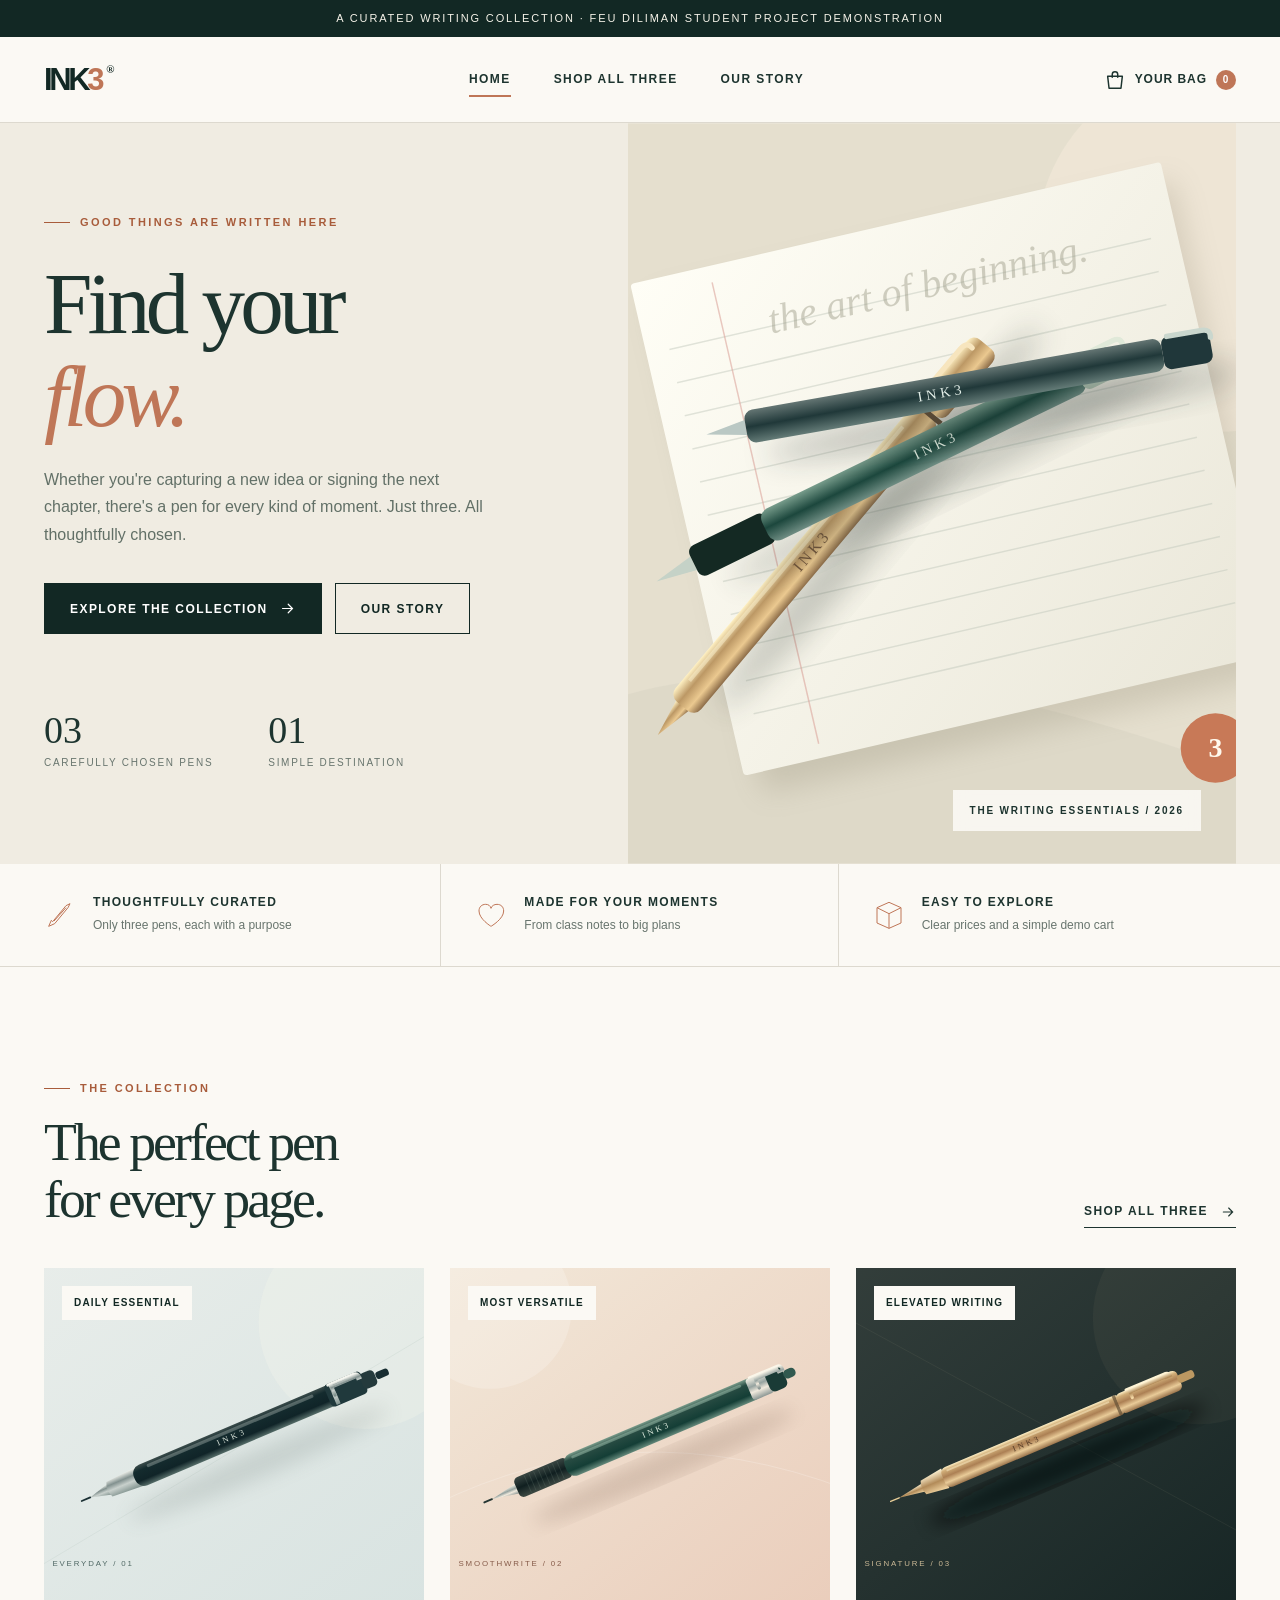
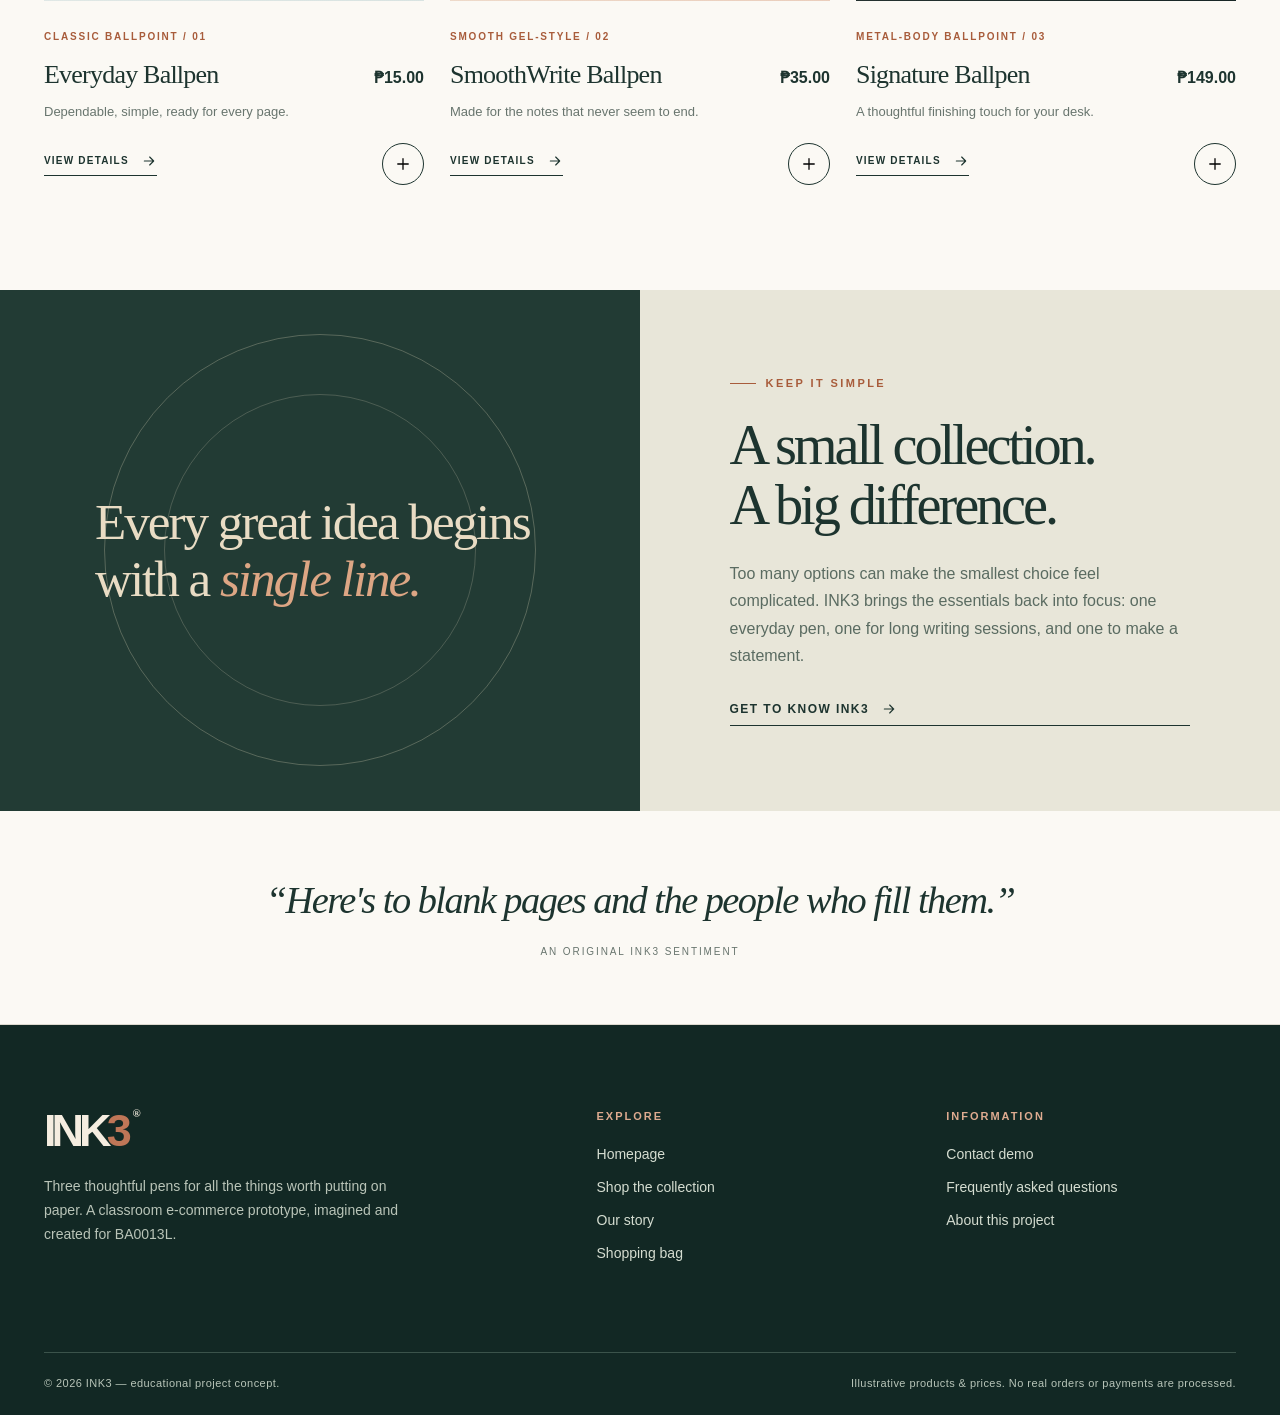
<file: index.html>
<!doctype html><html lang="en"><head><meta charset="utf-8"><meta name="viewport" content="width=device-width, initial-scale=1"><meta name="description" content="Discover INK3, a minimalist educational e-commerce storefront with exactly three ballpens."><meta name="theme-color" content="#1d342f"><title>INK3 | Three Pens. Endless Possibilities.</title><link rel="icon" type="image/svg+xml" href="assets/favicon.svg"><link rel="stylesheet" href="styles.css"><script src="app.js" defer></script></head><body data-page="home"><a class="skip-link" href="#main">Skip to main content</a>
<div class="announcement">A curated writing collection · FEU Diliman student project demonstration</div>
<header class="site-header"><div class="container header-inner">
<a class="wordmark" href="index.html" aria-label="INK3 home">INK<span>3</span><sup>®</sup></a>
<nav id="nav-links" class="nav-group" aria-label="Main navigation"><a href="index.html" aria-current="page">Home</a><a href="shop.html" >Shop all three</a><a href="about.html" >Our story</a></nav>
<div class="header-actions"><a class="cart-link" href="cart.html" ><svg aria-hidden="true" viewBox="0 0 24 24" fill="none" stroke="currentColor" stroke-width="1.6" stroke-linecap="round" stroke-linejoin="round"><path d="M4 8h16l-1.5 13h-13L4 8Z"/><path d="M9 9V6a3 3 0 0 1 6 0v3"/></svg><span class="cart-label">Your bag</span><span class="cart-count" data-cart-count aria-label="0 items in cart">0</span></a><button id="menu-toggle" class="menu-toggle" type="button" aria-label="Open navigation" aria-expanded="false" aria-controls="nav-links"><svg aria-hidden="true" viewBox="0 0 24 24" fill="none" stroke="currentColor" stroke-width="1.8" stroke-linecap="round"><path d="M3 7h18M3 12h18M3 17h18"/></svg></button></div>
</div></header><main id="main"><section class="hero"><div class="container hero-inner"><div class="hero-copy"><span class="eyebrow">Good things are written here</span><h1 class="display">Find your<br><em>flow.</em></h1><p>Whether you're capturing a new idea or signing the next chapter, there's a pen for every kind of moment. Just three. All thoughtfully chosen.</p><div class="hero-buttons"><a class="btn" href="shop.html">Explore the collection <svg aria-hidden="true" viewBox="0 0 24 24" fill="none" stroke="currentColor" stroke-width="1.7" stroke-linecap="round"><path d="M5 12h14m-6-6 6 6-6 6"/></svg></a><a class="btn btn-outline" href="about.html">Our story</a></div><div class="hero-meta"><div><strong>03</strong><span>Carefully chosen pens</span></div><div><strong>01</strong><span>Simple destination</span></div></div></div><div class="hero-image"><img src="assets/hero.svg" alt="Editorial illustration of three INK3 pens resting over an open notebook" fetchpriority="high"><span class="hero-caption">The writing essentials / 2026</span></div></div></section>
<section class="benefits" aria-label="Store principles"><div class="container benefits-grid"><div class="benefit"><svg class="benefit-icon" viewBox="0 0 48 48" fill="none" stroke="currentColor" stroke-width="1.5"><path d="M13 34 33 10l6-3-3 6-20 24-9 4 4-9Z"/><path d="m15 33 18-20"/></svg><div><strong>Thoughtfully curated</strong><span>Only three pens, each with a purpose</span></div></div><div class="benefit"><svg class="benefit-icon" viewBox="0 0 48 48" fill="none" stroke="currentColor" stroke-width="1.5"><path d="M24 41S6 30 6 18c0-6 4-10 10-10 4 0 7 2 8 6 1-4 5-6 9-6 6 0 10 4 10 10 0 12-19 23-19 23Z"/></svg><div><strong>Made for your moments</strong><span>From class notes to big plans</span></div></div><div class="benefit"><svg class="benefit-icon" viewBox="0 0 48 48" fill="none" stroke="currentColor" stroke-width="1.5"><path d="m6 13 18-8 18 8-18 9-18-9Zm0 0v23l18 8V22m18-9v23l-18 8"/></svg><div><strong>Easy to explore</strong><span>Clear prices and a simple demo cart</span></div></div></div></section>
<section class="section container" id="collection"><div class="section-heading"><div><span class="eyebrow">The collection</span><h2 class="display section-title">The perfect pen<br>for every page.</h2></div><a class="text-link" href="shop.html">Shop all three <svg aria-hidden="true" viewBox="0 0 24 24" fill="none" stroke="currentColor" stroke-width="1.7" stroke-linecap="round"><path d="M5 12h14m-6-6 6 6-6 6"/></svg></a></div><div class="product-grid" data-product-grid></div></section>
<section class="editorial"><div class="editorial-art"><blockquote>Every great idea begins with a <em>single line.</em></blockquote></div><div class="editorial-copy"><span class="eyebrow">Keep it simple</span><h2 class="display">A small collection.<br>A big difference.</h2><p>Too many options can make the smallest choice feel complicated. INK3 brings the essentials back into focus: one everyday pen, one for long writing sessions, and one to make a statement.</p><a class="text-link" href="about.html">Get to know INK3 <svg aria-hidden="true" viewBox="0 0 24 24" fill="none" stroke="currentColor" stroke-width="1.7" stroke-linecap="round"><path d="M5 12h14m-6-6 6 6-6 6"/></svg></a></div></section>
<section class="quote-band"><div class="container"><p>“Here's to blank pages and the people who fill them.”</p><span>An original INK3 sentiment</span></div></section></main><footer class="site-footer"><div class="container"><div class="footer-main"><div class="footer-brand"><a href="index.html" class="wordmark" aria-label="INK3 home">INK<span>3</span><sup>®</sup></a><p>Three thoughtful pens for all the things worth putting on paper. A classroom e-commerce prototype, imagined and created for BA0013L.</p></div><div class="footer-links"><h3>Explore</h3><a href="index.html">Homepage</a><a href="shop.html">Shop the collection</a><a href="about.html">Our story</a><a href="cart.html">Shopping bag</a></div><div class="footer-links"><h3>Information</h3><a href="about.html#contact">Contact demo</a><a href="about.html#faq">Frequently asked questions</a><a href="about.html#project">About this project</a></div></div><div class="footer-bottom"><span>© <span data-year>2026</span> INK3 — educational project concept.</span><span>Illustrative products &amp; prices. No real orders or payments are processed.</span></div></div></footer><aside class="toast" id="toast" role="status" aria-live="polite"></aside></body></html>
</file>
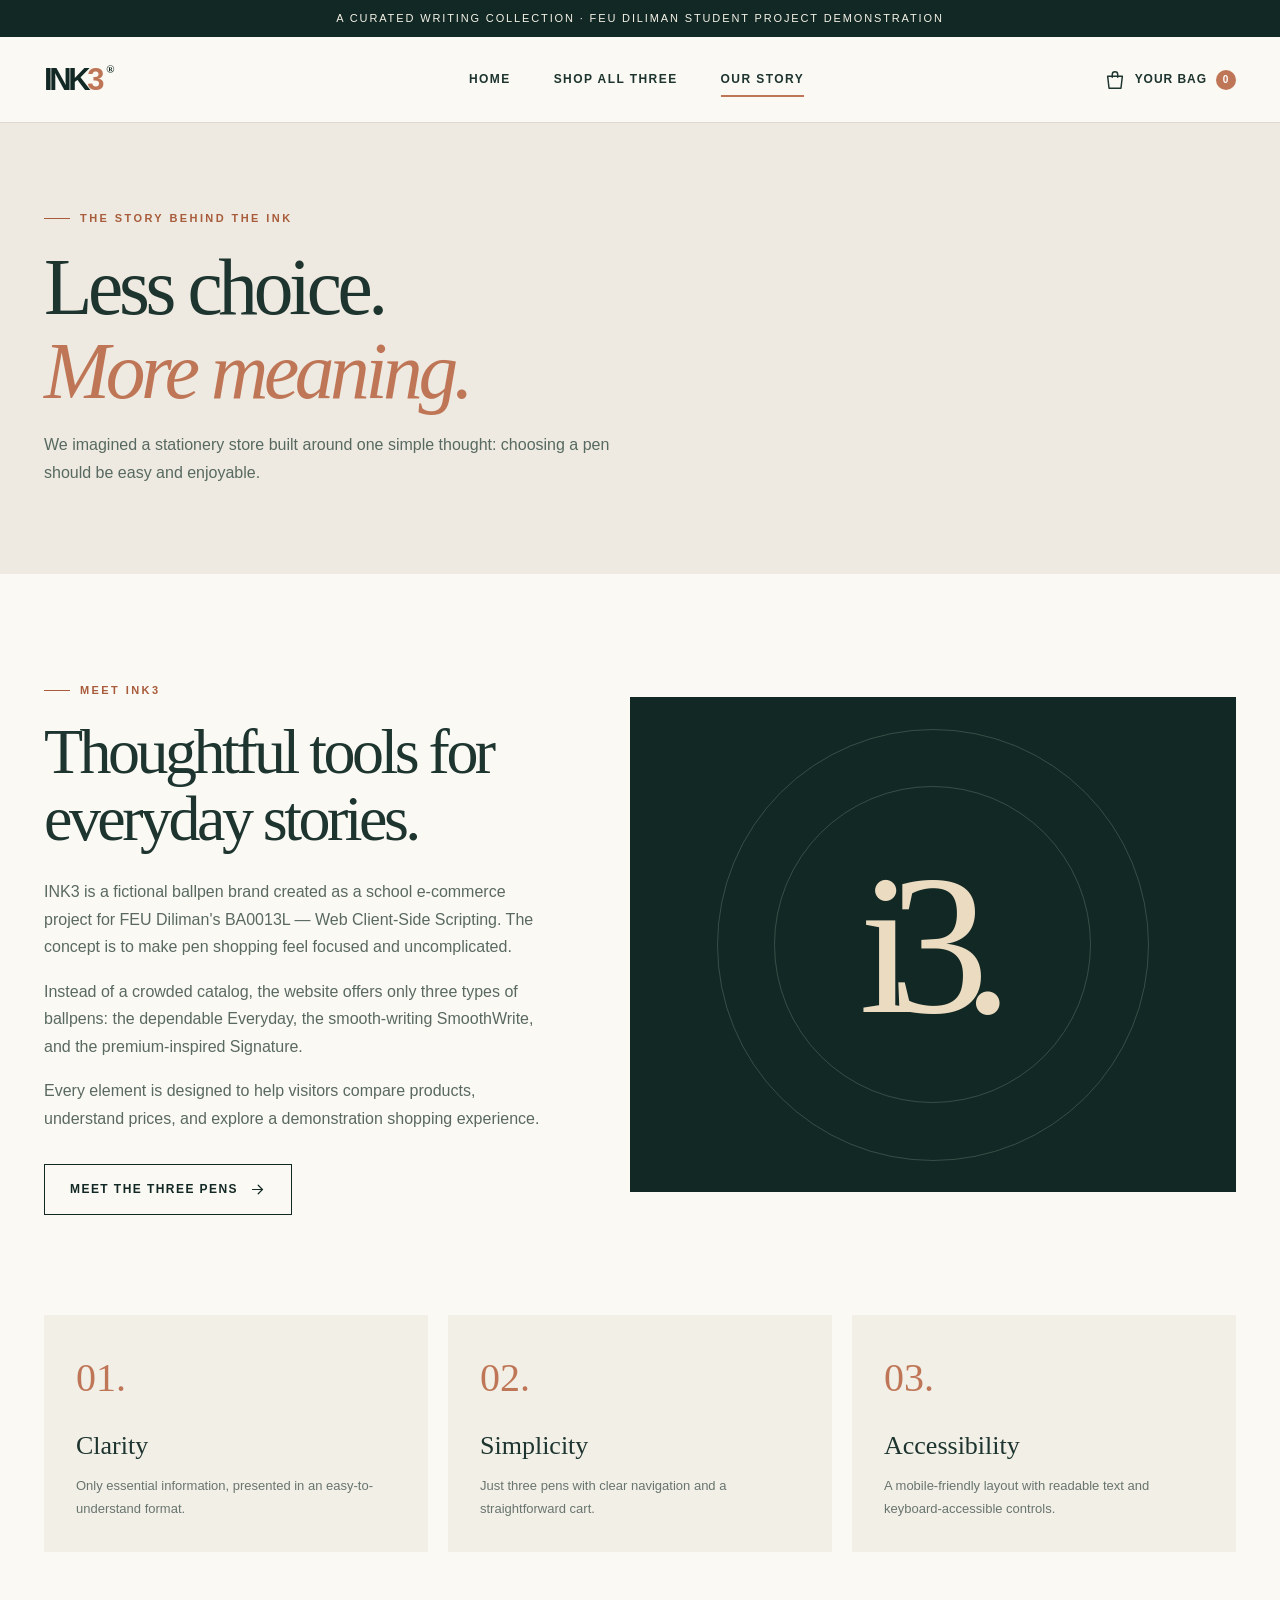
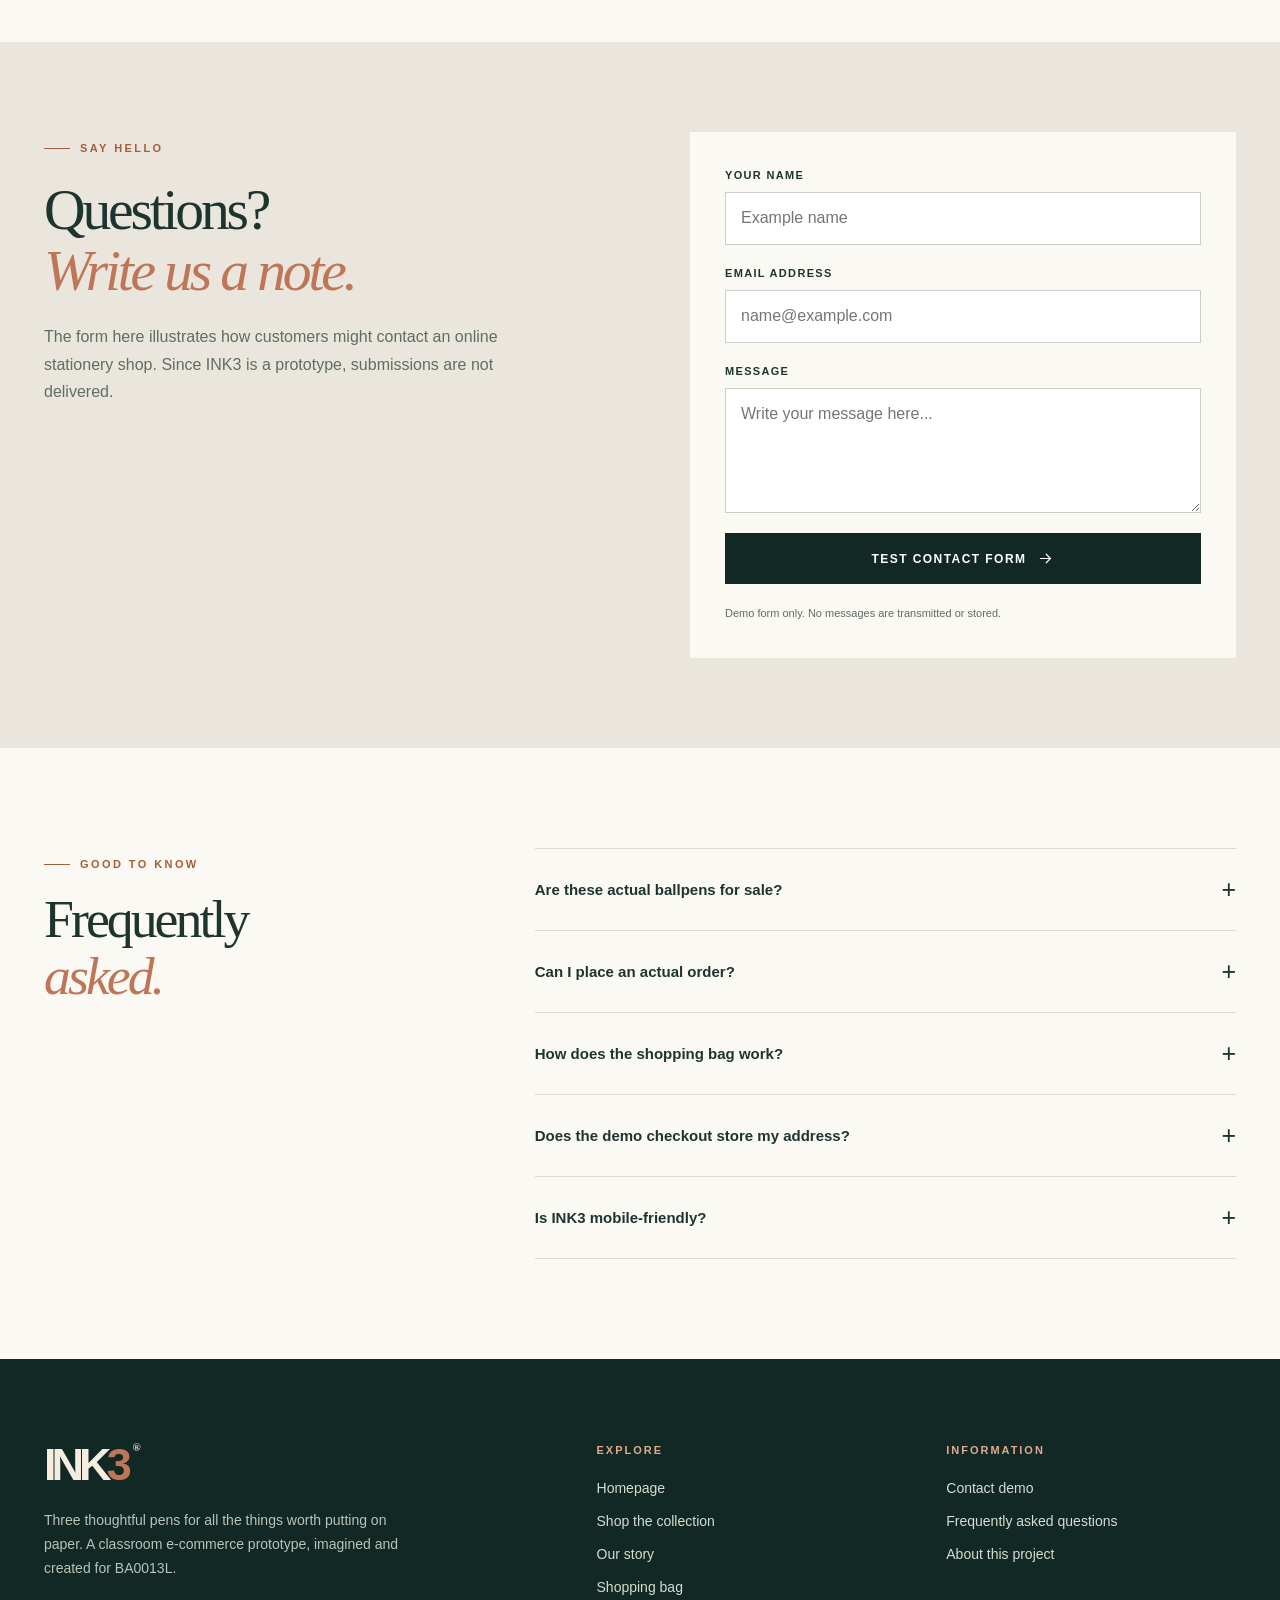
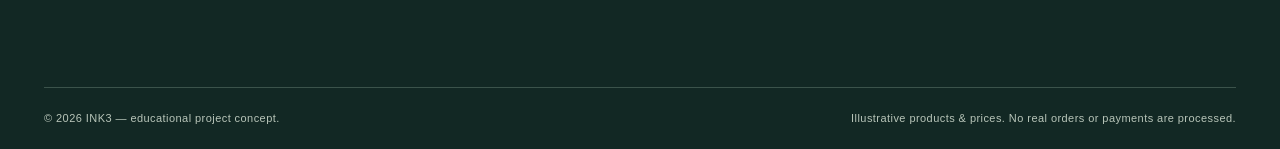
<file: about.html>
<!doctype html><html lang="en"><head><meta charset="utf-8"><meta name="viewport" content="width=device-width, initial-scale=1"><meta name="description" content="Learn about INK3, the fictional three-ballpen brand, and explore its demonstration contact form and FAQs."><meta name="theme-color" content="#1d342f"><title>Our Story & Contact | INK3</title><link rel="icon" type="image/svg+xml" href="assets/favicon.svg"><link rel="stylesheet" href="styles.css"><script src="app.js" defer></script></head><body data-page="about"><a class="skip-link" href="#main">Skip to main content</a>
<div class="announcement">A curated writing collection · FEU Diliman student project demonstration</div>
<header class="site-header"><div class="container header-inner">
<a class="wordmark" href="index.html" aria-label="INK3 home">INK<span>3</span><sup>®</sup></a>
<nav id="nav-links" class="nav-group" aria-label="Main navigation"><a href="index.html" >Home</a><a href="shop.html" >Shop all three</a><a href="about.html" aria-current="page">Our story</a></nav>
<div class="header-actions"><a class="cart-link" href="cart.html" ><svg aria-hidden="true" viewBox="0 0 24 24" fill="none" stroke="currentColor" stroke-width="1.6" stroke-linecap="round" stroke-linejoin="round"><path d="M4 8h16l-1.5 13h-13L4 8Z"/><path d="M9 9V6a3 3 0 0 1 6 0v3"/></svg><span class="cart-label">Your bag</span><span class="cart-count" data-cart-count aria-label="0 items in cart">0</span></a><button id="menu-toggle" class="menu-toggle" type="button" aria-label="Open navigation" aria-expanded="false" aria-controls="nav-links"><svg aria-hidden="true" viewBox="0 0 24 24" fill="none" stroke="currentColor" stroke-width="1.8" stroke-linecap="round"><path d="M3 7h18M3 12h18M3 17h18"/></svg></button></div>
</div></header><main id="main"><section class="page-intro"><div class="container"><span class="eyebrow">The story behind the ink</span><h1 class="display">Less choice.<br><em>More meaning.</em></h1><p>We imagined a stationery store built around one simple thought: choosing a pen should be easy and enjoyable.</p></div></section><section class="container about-grid" id="project"><div><span class="eyebrow">Meet INK3</span><h2 class="display">Thoughtful tools for everyday stories.</h2><p>INK3 is a fictional ballpen brand created as a school e-commerce project for FEU Diliman's BA0013L — Web Client-Side Scripting. The concept is to make pen shopping feel focused and uncomplicated.</p><p>Instead of a crowded catalog, the website offers only three types of ballpens: the dependable Everyday, the smooth-writing SmoothWrite, and the premium-inspired Signature.</p><p>Every element is designed to help visitors compare products, understand prices, and explore a demonstration shopping experience.</p><a href="shop.html" class="btn btn-outline" style="margin-top:15px">Meet the three pens <svg aria-hidden="true" viewBox="0 0 24 24" fill="none" stroke="currentColor" stroke-width="1.7" stroke-linecap="round"><path d="M5 12h14m-6-6 6 6-6 6"/></svg></a></div><div class="about-art" role="img" aria-label="Decorative INK3 typography in a circular layout"><span>i3.</span></div></section>
<section class="container"><div class="three-values"><article class="value-card"><span>01.</span><h3>Clarity</h3><p>Only essential information, presented in an easy-to-understand format.</p></article><article class="value-card"><span>02.</span><h3>Simplicity</h3><p>Just three pens with clear navigation and a straightforward cart.</p></article><article class="value-card"><span>03.</span><h3>Accessibility</h3><p>A mobile-friendly layout with readable text and keyboard-accessible controls.</p></article></div></section>
<section class="contact-block" id="contact"><div class="container contact-inner"><div><span class="eyebrow">Say hello</span><h2 class="display">Questions?<br><em>Write us a note.</em></h2><p>The form here illustrates how customers might contact an online stationery shop. Since INK3 is a prototype, submissions are not delivered.</p></div><div class="contact-card"><form id="contact-form" class="checkout-form"><div class="field"><label for="contact-name">Your name</label><input id="contact-name" name="name" required placeholder="Example name" maxlength="100" autocomplete="off"></div><div class="field"><label for="contact-email">Email address</label><input id="contact-email" name="email" type="email" required placeholder="name@example.com" maxlength="150" autocomplete="off"></div><div class="field"><label for="contact-message">Message</label><textarea id="contact-message" name="message" required minlength="5" maxlength="1500" placeholder="Write your message here..."></textarea></div><button class="btn btn-block" type="submit">Test contact form <svg aria-hidden="true" viewBox="0 0 24 24" fill="none" stroke="currentColor" stroke-width="1.7" stroke-linecap="round"><path d="M5 12h14m-6-6 6 6-6 6"/></svg></button><p class="form-hint">Demo form only. No messages are transmitted or stored.</p><p id="contact-notice" class="notice" role="status"></p></form></div></div></section>
<section class="container faq-section" id="faq"><div class="faq-grid"><div><span class="eyebrow">Good to know</span><h2 class="display">Frequently<br><em>asked.</em></h2></div><div><details class="faq-item"><summary>Are these actual ballpens for sale?</summary><p>No. INK3 is a fictional concept brand built as an academic project. The prices, product descriptions, and illustrations are illustrative only.</p></details><details class="faq-item"><summary>Can I place an actual order?</summary><p>No. The shopping cart and checkout are working client-side demonstrations. They do not connect to fulfillment or payment services.</p></details><details class="faq-item"><summary>How does the shopping bag work?</summary><p>The cart uses your browser's local storage to remember product quantities on the same browser. You can add, remove, and change the quantity of any of the three pens.</p></details><details class="faq-item"><summary>Does the demo checkout store my address?</summary><p>No. The checkout form only validates fields in your browser. It does not transmit or save names, emails, or addresses. For testing, please use invented details.</p></details><details class="faq-item"><summary>Is INK3 mobile-friendly?</summary><p>Yes. The layout adapts to desktop, tablet, and phone screens, including a mobile menu and responsive product cards.</p></details></div></div></section></main><footer class="site-footer"><div class="container"><div class="footer-main"><div class="footer-brand"><a href="index.html" class="wordmark" aria-label="INK3 home">INK<span>3</span><sup>®</sup></a><p>Three thoughtful pens for all the things worth putting on paper. A classroom e-commerce prototype, imagined and created for BA0013L.</p></div><div class="footer-links"><h3>Explore</h3><a href="index.html">Homepage</a><a href="shop.html">Shop the collection</a><a href="about.html">Our story</a><a href="cart.html">Shopping bag</a></div><div class="footer-links"><h3>Information</h3><a href="about.html#contact">Contact demo</a><a href="about.html#faq">Frequently asked questions</a><a href="about.html#project">About this project</a></div></div><div class="footer-bottom"><span>© <span data-year>2026</span> INK3 — educational project concept.</span><span>Illustrative products &amp; prices. No real orders or payments are processed.</span></div></div></footer><aside class="toast" id="toast" role="status" aria-live="polite"></aside></body></html>
</file>
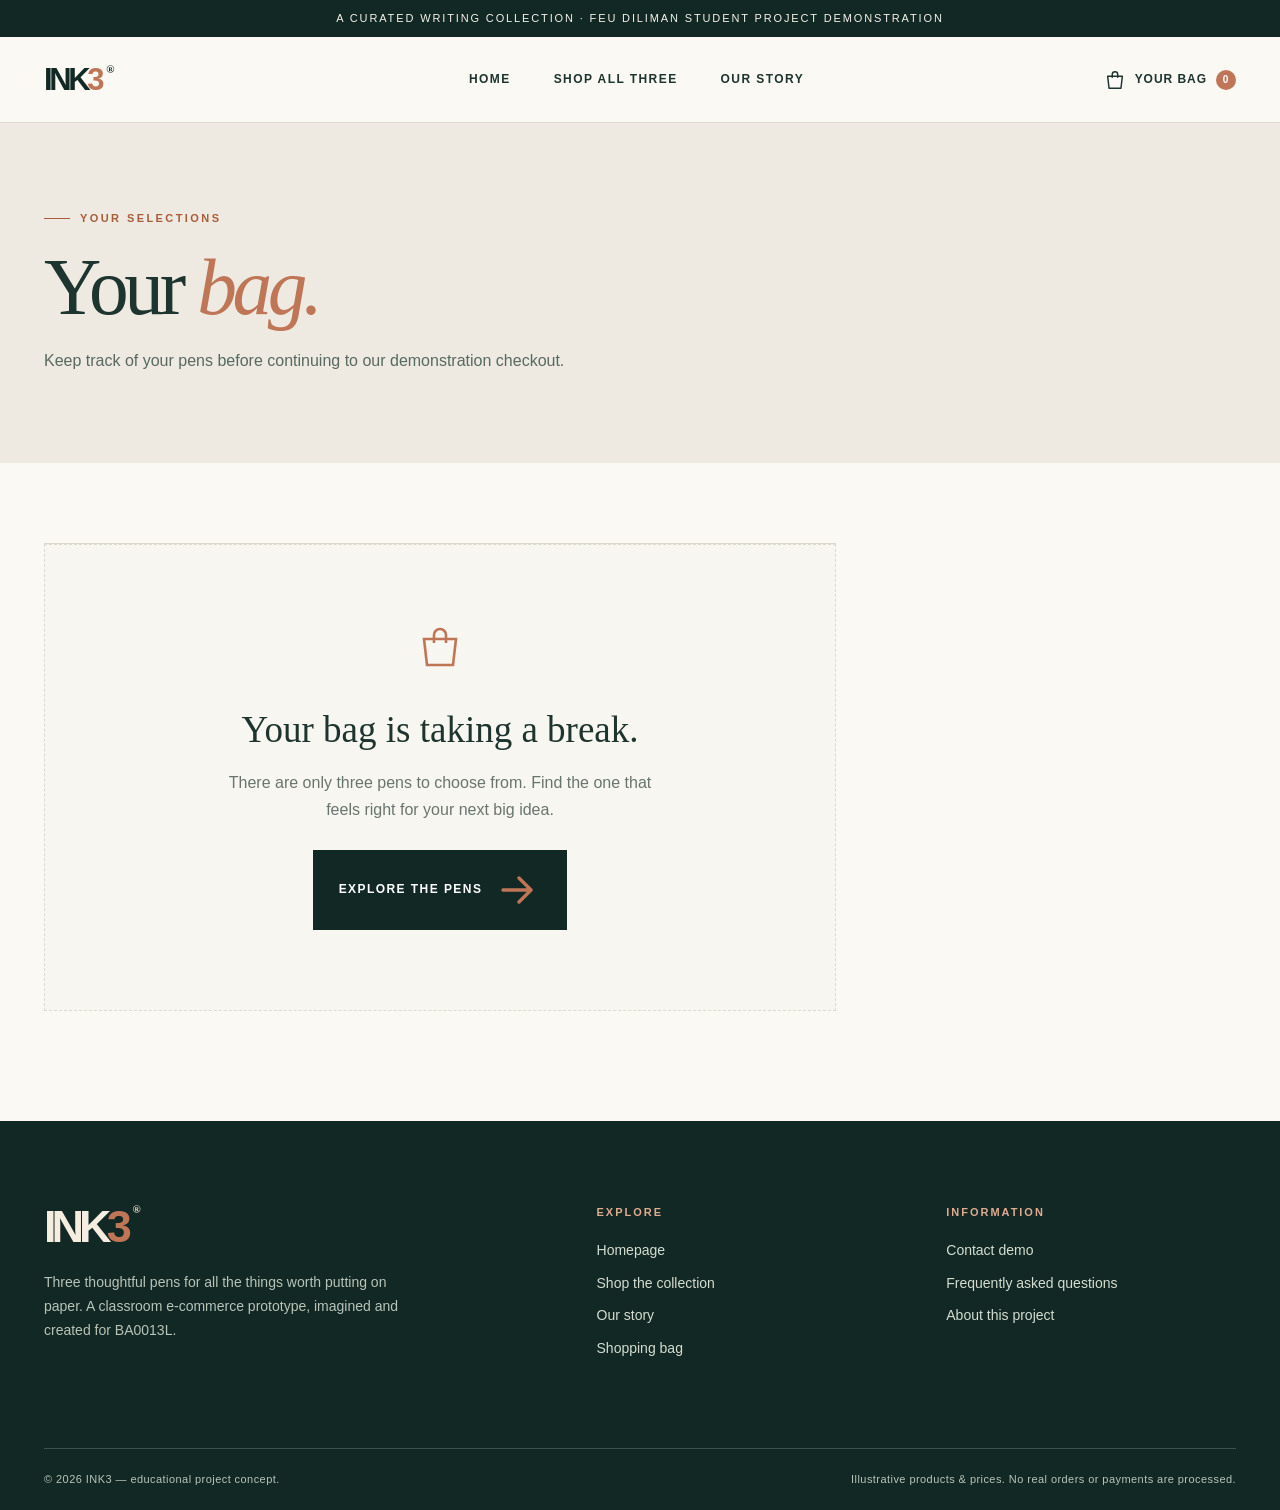
<file: cart.html>
<!doctype html><html lang="en"><head><meta charset="utf-8"><meta name="viewport" content="width=device-width, initial-scale=1"><meta name="description" content="Review your selected pens, edit quantities and continue to the educational checkout demonstration."><meta name="theme-color" content="#1d342f"><title>Your Bag | INK3</title><link rel="icon" type="image/svg+xml" href="assets/favicon.svg"><link rel="stylesheet" href="styles.css"><script src="app.js" defer></script></head><body data-page="cart"><a class="skip-link" href="#main">Skip to main content</a>
<div class="announcement">A curated writing collection · FEU Diliman student project demonstration</div>
<header class="site-header"><div class="container header-inner">
<a class="wordmark" href="index.html" aria-label="INK3 home">INK<span>3</span><sup>®</sup></a>
<nav id="nav-links" class="nav-group" aria-label="Main navigation"><a href="index.html" >Home</a><a href="shop.html" >Shop all three</a><a href="about.html" >Our story</a></nav>
<div class="header-actions"><a class="cart-link" href="cart.html" aria-current="page"><svg aria-hidden="true" viewBox="0 0 24 24" fill="none" stroke="currentColor" stroke-width="1.6" stroke-linecap="round" stroke-linejoin="round"><path d="M4 8h16l-1.5 13h-13L4 8Z"/><path d="M9 9V6a3 3 0 0 1 6 0v3"/></svg><span class="cart-label">Your bag</span><span class="cart-count" data-cart-count aria-label="0 items in cart">0</span></a><button id="menu-toggle" class="menu-toggle" type="button" aria-label="Open navigation" aria-expanded="false" aria-controls="nav-links"><svg aria-hidden="true" viewBox="0 0 24 24" fill="none" stroke="currentColor" stroke-width="1.8" stroke-linecap="round"><path d="M3 7h18M3 12h18M3 17h18"/></svg></button></div>
</div></header><main id="main"><section class="page-intro"><div class="container"><span class="eyebrow">Your selections</span><h1 class="display">Your <em>bag.</em></h1><p>Keep track of your pens before continuing to our demonstration checkout.</p></div></section><section class="container cart-layout"><div><div id="cart-items" class="cart-items"></div></div><aside id="cart-summary" class="summary" hidden><h2>Order summary</h2><div class="summary-row"><span>Subtotal</span><strong data-subtotal>₱0.00</strong></div><div class="summary-row"><span>Estimated demo shipping</span><strong data-shipping>₱0.00</strong></div><div class="summary-row total"><span>Estimated total</span><strong data-total>₱0.00</strong></div><p class="small-muted" data-shipping-note></p><a class="btn btn-block" href="checkout.html">Continue to demo checkout <svg aria-hidden="true" viewBox="0 0 24 24" fill="none" stroke="currentColor" stroke-width="1.7" stroke-linecap="round"><path d="M5 12h14m-6-6 6 6-6 6"/></svg></a><p class="summary-note">Demo shipping: ₱60, or free on a basket of ₱500 or more. No real sale, delivery, or payment is available.</p></aside></section></main><footer class="site-footer"><div class="container"><div class="footer-main"><div class="footer-brand"><a href="index.html" class="wordmark" aria-label="INK3 home">INK<span>3</span><sup>®</sup></a><p>Three thoughtful pens for all the things worth putting on paper. A classroom e-commerce prototype, imagined and created for BA0013L.</p></div><div class="footer-links"><h3>Explore</h3><a href="index.html">Homepage</a><a href="shop.html">Shop the collection</a><a href="about.html">Our story</a><a href="cart.html">Shopping bag</a></div><div class="footer-links"><h3>Information</h3><a href="about.html#contact">Contact demo</a><a href="about.html#faq">Frequently asked questions</a><a href="about.html#project">About this project</a></div></div><div class="footer-bottom"><span>© <span data-year>2026</span> INK3 — educational project concept.</span><span>Illustrative products &amp; prices. No real orders or payments are processed.</span></div></div></footer><aside class="toast" id="toast" role="status" aria-live="polite"></aside></body></html>
</file>
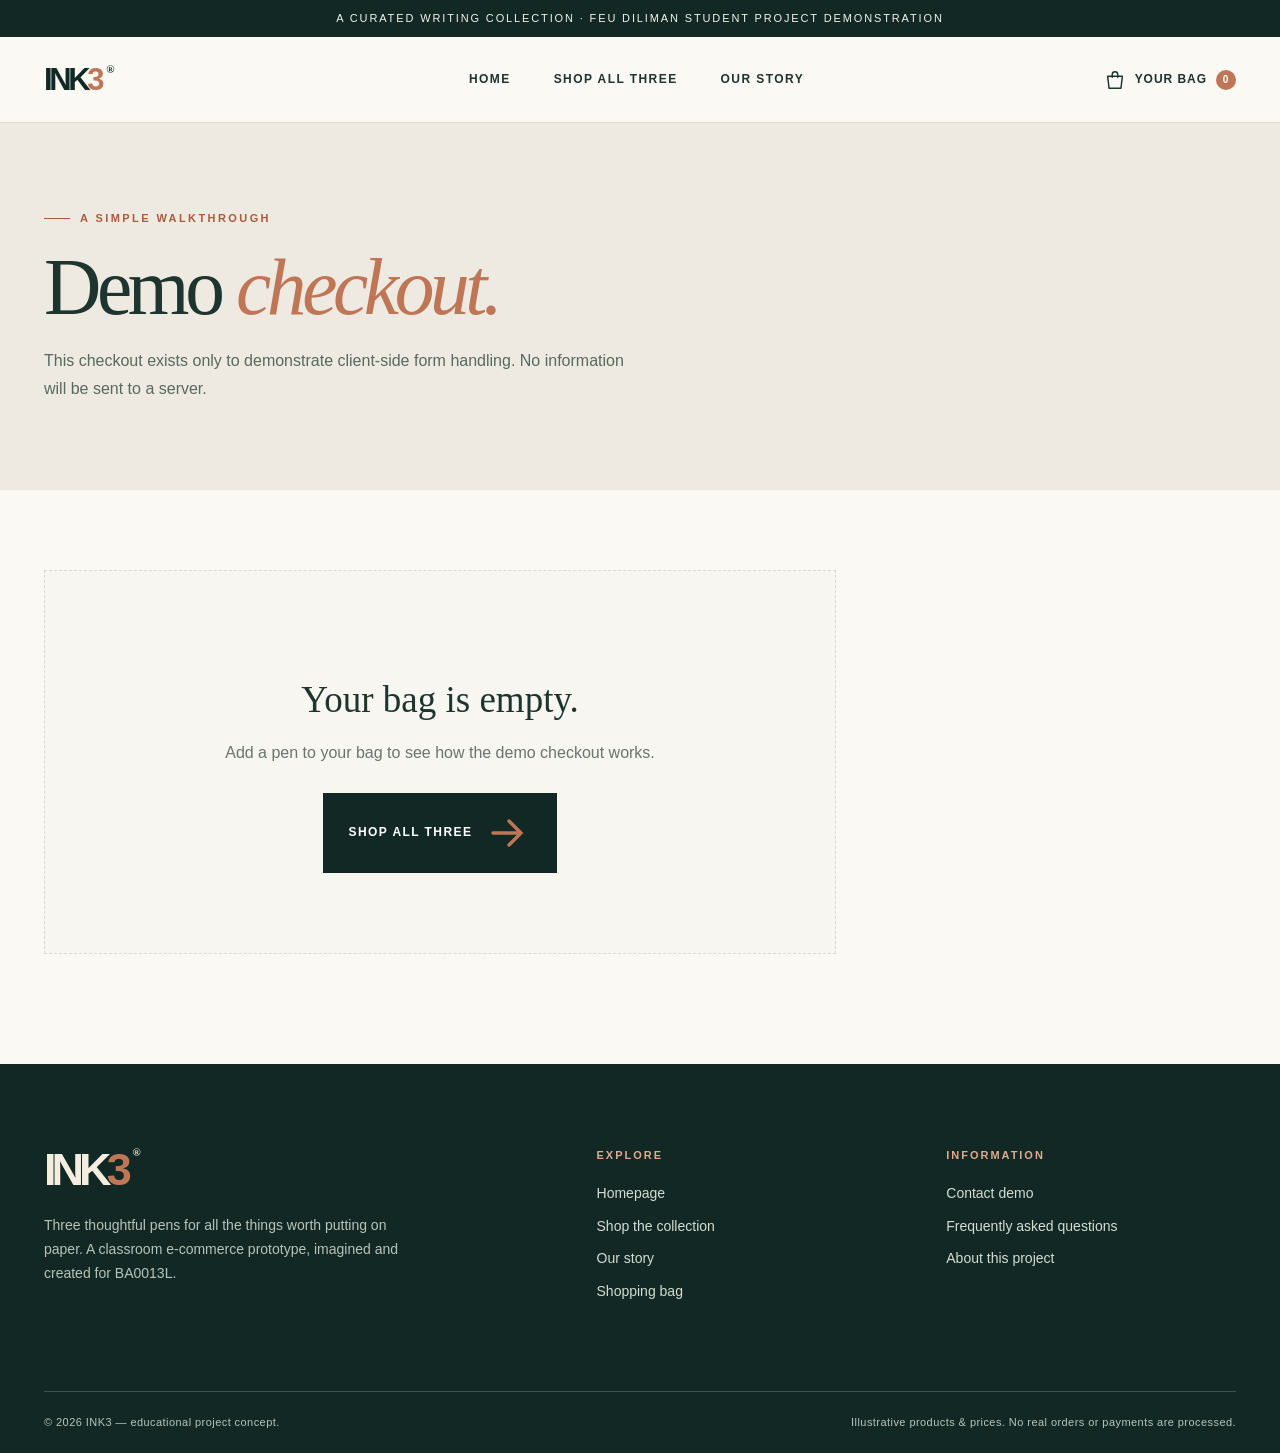
<file: checkout.html>
<!doctype html><html lang="en"><head><meta charset="utf-8"><meta name="viewport" content="width=device-width, initial-scale=1"><meta name="description" content="Demonstration checkout with form validation. No real orders or payments are processed."><meta name="theme-color" content="#1d342f"><title>Demo Checkout | INK3</title><link rel="icon" type="image/svg+xml" href="assets/favicon.svg"><link rel="stylesheet" href="styles.css"><script src="app.js" defer></script></head><body data-page="checkout"><a class="skip-link" href="#main">Skip to main content</a>
<div class="announcement">A curated writing collection · FEU Diliman student project demonstration</div>
<header class="site-header"><div class="container header-inner">
<a class="wordmark" href="index.html" aria-label="INK3 home">INK<span>3</span><sup>®</sup></a>
<nav id="nav-links" class="nav-group" aria-label="Main navigation"><a href="index.html" >Home</a><a href="shop.html" >Shop all three</a><a href="about.html" >Our story</a></nav>
<div class="header-actions"><a class="cart-link" href="cart.html" ><svg aria-hidden="true" viewBox="0 0 24 24" fill="none" stroke="currentColor" stroke-width="1.6" stroke-linecap="round" stroke-linejoin="round"><path d="M4 8h16l-1.5 13h-13L4 8Z"/><path d="M9 9V6a3 3 0 0 1 6 0v3"/></svg><span class="cart-label">Your bag</span><span class="cart-count" data-cart-count aria-label="0 items in cart">0</span></a><button id="menu-toggle" class="menu-toggle" type="button" aria-label="Open navigation" aria-expanded="false" aria-controls="nav-links"><svg aria-hidden="true" viewBox="0 0 24 24" fill="none" stroke="currentColor" stroke-width="1.8" stroke-linecap="round"><path d="M3 7h18M3 12h18M3 17h18"/></svg></button></div>
</div></header><main id="main"><section class="page-intro"><div class="container"><span class="eyebrow">A simple walkthrough</span><h1 class="display">Demo <em>checkout.</em></h1><p>This checkout exists only to demonstrate client-side form handling. No information will be sent to a server.</p></div></section><section class="container cart-layout"><div id="checkout-area" hidden><div class="demo-alert"><strong>Classroom project notice:</strong> This is not a working business checkout. No order is placed, no payment is collected, and entered details are not transmitted or saved by this website. Use fictional information for testing.</div><form id="checkout-form" class="checkout-form"><h2 class="checkout-section-title">Contact details</h2><div class="form-row"><div class="field"><label for="first-name">First name</label><input id="first-name" name="first-name" autocomplete="off" required maxlength="60" placeholder="e.g. Alex"></div><div class="field"><label for="last-name">Last name</label><input id="last-name" name="last-name" autocomplete="off" required maxlength="60" placeholder="e.g. Cruz"></div></div><div class="field"><label for="email">Email address</label><input id="email" name="email" type="email" autocomplete="off" required maxlength="150" placeholder="alex@example.com"></div><h2 class="checkout-section-title">Example shipping information</h2><div class="field"><label for="address">Street / building</label><input id="address" name="address" autocomplete="off" required maxlength="140" placeholder="Example address only"></div><div class="form-row"><div class="field"><label for="city">City</label><input id="city" name="city" autocomplete="off" required maxlength="80" placeholder="Quezon City"></div><div class="field"><label for="postal">Postal code</label><input id="postal" name="postal" inputmode="numeric" pattern="[0-9]{4}" title="Enter a four-digit Philippine postal code" autocomplete="off" required maxlength="4" placeholder="1100"></div></div><h2 class="checkout-section-title">Payment method (demo)</h2><div class="payment-demo"><input type="radio" id="cod" name="payment" checked required><label for="cod"><strong>Cash on delivery — simulated</strong><p>No delivery will be scheduled, and no money will be collected.</p></label></div><div class="field"><label><input type="checkbox" required> I understand this is an educational demonstration and not a real purchase.</label></div><button class="btn btn-terra btn-block" type="submit">Complete demo order <svg aria-hidden="true" viewBox="0 0 24 24" fill="none" stroke="currentColor" stroke-width="1.7" stroke-linecap="round"><path d="M5 12h14m-6-6 6 6-6 6"/></svg></button></form></div><div id="checkout-empty" class="empty-state" hidden><h2>Your bag is empty.</h2><p>Add a pen to your bag to see how the demo checkout works.</p><a class="btn" href="shop.html">Shop all three <svg aria-hidden="true" viewBox="0 0 24 24" fill="none" stroke="currentColor" stroke-width="1.7" stroke-linecap="round"><path d="M5 12h14m-6-6 6 6-6 6"/></svg></a></div><div id="checkout-success" class="success-panel" hidden><div class="success-icon" aria-hidden="true"><svg width="36" height="36" viewBox="0 0 24 24" fill="none" stroke="currentColor" stroke-width="2"><path d="m4 12 5 5L20 6"/></svg></div><span class="eyebrow">Demo complete</span><h2 class="display">A good choice, on paper.</h2><p>You've completed the INK3 example checkout. <strong>No real order was placed, no payment was collected, and no personal details were transmitted or saved.</strong></p><p>Example reference: <strong id="order-number"></strong><br>Example total: <strong id="order-total"></strong></p><a class="btn" href="index.html">Back to the homepage <svg aria-hidden="true" viewBox="0 0 24 24" fill="none" stroke="currentColor" stroke-width="1.7" stroke-linecap="round"><path d="M5 12h14m-6-6 6 6-6 6"/></svg></a></div><aside class="summary" id="checkout-summary"><h2>Demo summary</h2><div id="checkout-review"></div><div class="summary-row"><span>Subtotal</span><strong data-subtotal>₱0.00</strong></div><div class="summary-row"><span>Estimated demo shipping</span><strong data-shipping>₱0.00</strong></div><div class="summary-row total"><span>Demo total</span><strong data-total>₱0.00</strong></div><p class="summary-note">All prices and shipping costs are illustrative.</p><a class="text-link" href="cart.html" style="margin-top:22px">Return to bag <svg aria-hidden="true" viewBox="0 0 24 24" fill="none" stroke="currentColor" stroke-width="1.7" stroke-linecap="round"><path d="M5 12h14m-6-6 6 6-6 6"/></svg></a></aside></section></main><footer class="site-footer"><div class="container"><div class="footer-main"><div class="footer-brand"><a href="index.html" class="wordmark" aria-label="INK3 home">INK<span>3</span><sup>®</sup></a><p>Three thoughtful pens for all the things worth putting on paper. A classroom e-commerce prototype, imagined and created for BA0013L.</p></div><div class="footer-links"><h3>Explore</h3><a href="index.html">Homepage</a><a href="shop.html">Shop the collection</a><a href="about.html">Our story</a><a href="cart.html">Shopping bag</a></div><div class="footer-links"><h3>Information</h3><a href="about.html#contact">Contact demo</a><a href="about.html#faq">Frequently asked questions</a><a href="about.html#project">About this project</a></div></div><div class="footer-bottom"><span>© <span data-year>2026</span> INK3 — educational project concept.</span><span>Illustrative products &amp; prices. No real orders or payments are processed.</span></div></div></footer><aside class="toast" id="toast" role="status" aria-live="polite"></aside></body></html>
</file>
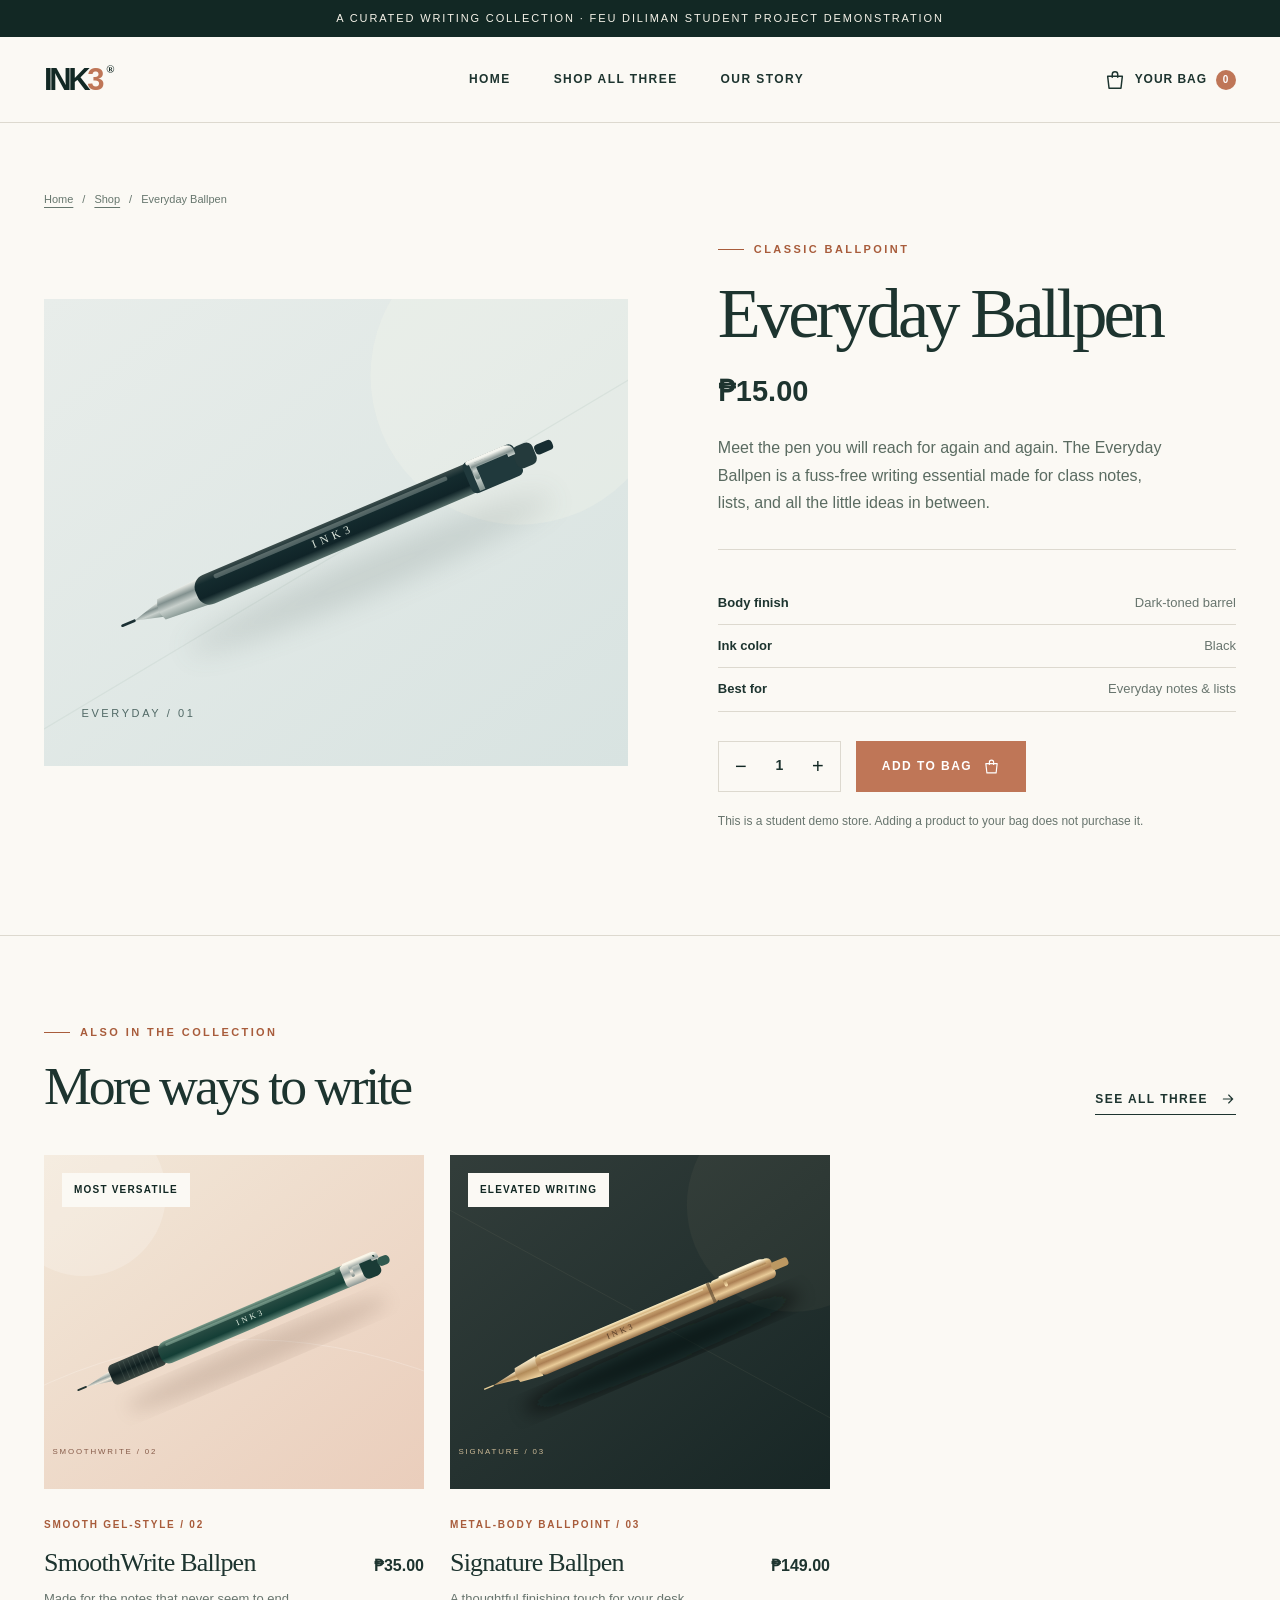
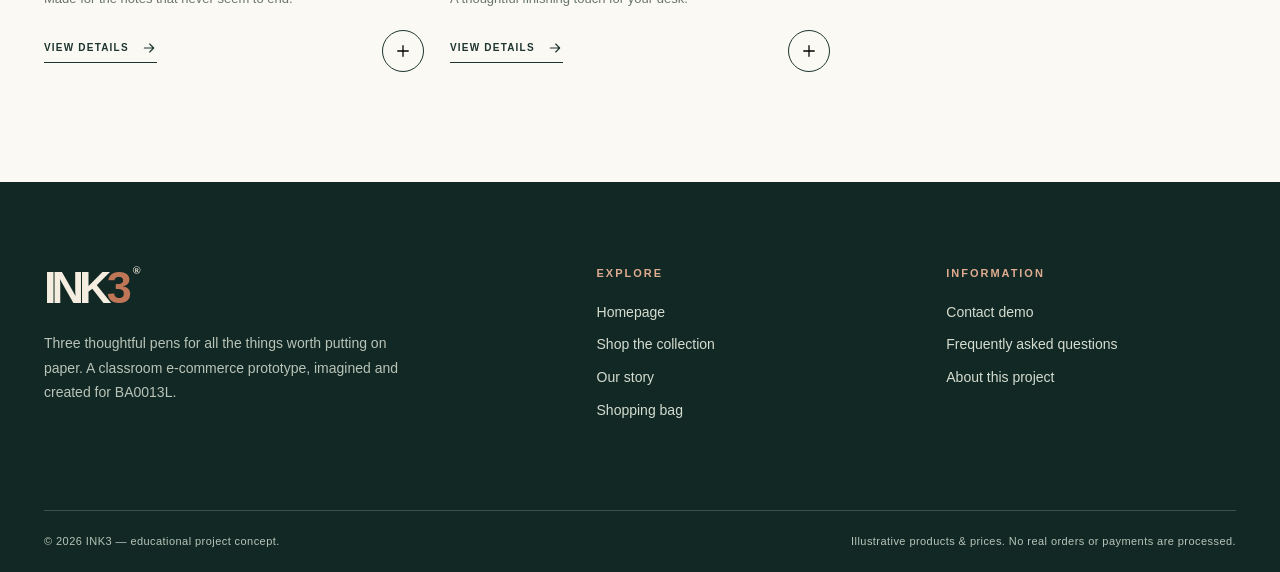
<file: product.html>
<!doctype html><html lang="en"><head><meta charset="utf-8"><meta name="viewport" content="width=device-width, initial-scale=1"><meta name="description" content="Explore our three INK3 pens in more detail, including finishes and sample pricing."><meta name="theme-color" content="#1d342f"><title>Writing Essentials | INK3</title><link rel="icon" type="image/svg+xml" href="assets/favicon.svg"><link rel="stylesheet" href="styles.css"><script src="app.js" defer></script></head><body data-page="product"><a class="skip-link" href="#main">Skip to main content</a>
<div class="announcement">A curated writing collection · FEU Diliman student project demonstration</div>
<header class="site-header"><div class="container header-inner">
<a class="wordmark" href="index.html" aria-label="INK3 home">INK<span>3</span><sup>®</sup></a>
<nav id="nav-links" class="nav-group" aria-label="Main navigation"><a href="index.html" >Home</a><a href="shop.html" >Shop all three</a><a href="about.html" >Our story</a></nav>
<div class="header-actions"><a class="cart-link" href="cart.html" ><svg aria-hidden="true" viewBox="0 0 24 24" fill="none" stroke="currentColor" stroke-width="1.6" stroke-linecap="round" stroke-linejoin="round"><path d="M4 8h16l-1.5 13h-13L4 8Z"/><path d="M9 9V6a3 3 0 0 1 6 0v3"/></svg><span class="cart-label">Your bag</span><span class="cart-count" data-cart-count aria-label="0 items in cart">0</span></a><button id="menu-toggle" class="menu-toggle" type="button" aria-label="Open navigation" aria-expanded="false" aria-controls="nav-links"><svg aria-hidden="true" viewBox="0 0 24 24" fill="none" stroke="currentColor" stroke-width="1.8" stroke-linecap="round"><path d="M3 7h18M3 12h18M3 17h18"/></svg></button></div>
</div></header><main id="main"><section class="container product-detail"><div class="breadcrumbs"><a href="index.html">Home</a><span>/</span><a href="shop.html">Shop</a><span>/</span><span id="product-breadcrumb">Product</span></div><div class="detail-grid"><div class="detail-visual"><img id="product-image" src="assets/everyday.svg" alt="Illustration of Everyday Ballpen"></div><div class="detail-copy"><span class="eyebrow" id="product-type">CLASSIC BALLPOINT</span><h1 class="display" id="product-name">Everyday Ballpen</h1><div class="detail-price" id="product-price">₱15.00</div><p class="detail-description" id="product-description">A dependable writing companion for everyday notes.</p><hr class="detail-rule"><div class="meta-row"><strong>Body finish</strong><span id="product-body">Dark-toned barrel</span></div><div class="meta-row"><strong>Ink color</strong><span id="product-ink">Black</span></div><div class="meta-row"><strong>Best for</strong><span id="product-best">Notes &amp; lists</span></div><div class="detail-buttons"><div class="stepper" aria-label="Select quantity"><button type="button" id="detail-decrease" aria-label="Decrease quantity">−</button><output id="detail-quantity" aria-live="polite">1</output><button type="button" id="detail-increase" aria-label="Increase quantity">+</button></div><button class="btn btn-terra" id="detail-add" type="button" data-add="everyday">Add to bag <svg aria-hidden="true" viewBox="0 0 24 24" fill="none" stroke="currentColor" stroke-width="1.6" stroke-linecap="round" stroke-linejoin="round"><path d="M4 8h16l-1.5 13h-13L4 8Z"/><path d="M9 9V6a3 3 0 0 1 6 0v3"/></svg></button></div><p class="detail-note">This is a student demo store. Adding a product to your bag does not purchase it.</p></div></div></section><section class="container related-section"><div class="section-heading"><div><span class="eyebrow">Also in the collection</span><h2 id="related-title" class="display section-title">More ways to write</h2></div><a href="shop.html" class="text-link">See all three <svg aria-hidden="true" viewBox="0 0 24 24" fill="none" stroke="currentColor" stroke-width="1.7" stroke-linecap="round"><path d="M5 12h14m-6-6 6 6-6 6"/></svg></a></div><div id="related-grid" class="product-grid" data-product-grid></div></section></main><footer class="site-footer"><div class="container"><div class="footer-main"><div class="footer-brand"><a href="index.html" class="wordmark" aria-label="INK3 home">INK<span>3</span><sup>®</sup></a><p>Three thoughtful pens for all the things worth putting on paper. A classroom e-commerce prototype, imagined and created for BA0013L.</p></div><div class="footer-links"><h3>Explore</h3><a href="index.html">Homepage</a><a href="shop.html">Shop the collection</a><a href="about.html">Our story</a><a href="cart.html">Shopping bag</a></div><div class="footer-links"><h3>Information</h3><a href="about.html#contact">Contact demo</a><a href="about.html#faq">Frequently asked questions</a><a href="about.html#project">About this project</a></div></div><div class="footer-bottom"><span>© <span data-year>2026</span> INK3 — educational project concept.</span><span>Illustrative products &amp; prices. No real orders or payments are processed.</span></div></div></footer><aside class="toast" id="toast" role="status" aria-live="polite"></aside></body></html>
</file>
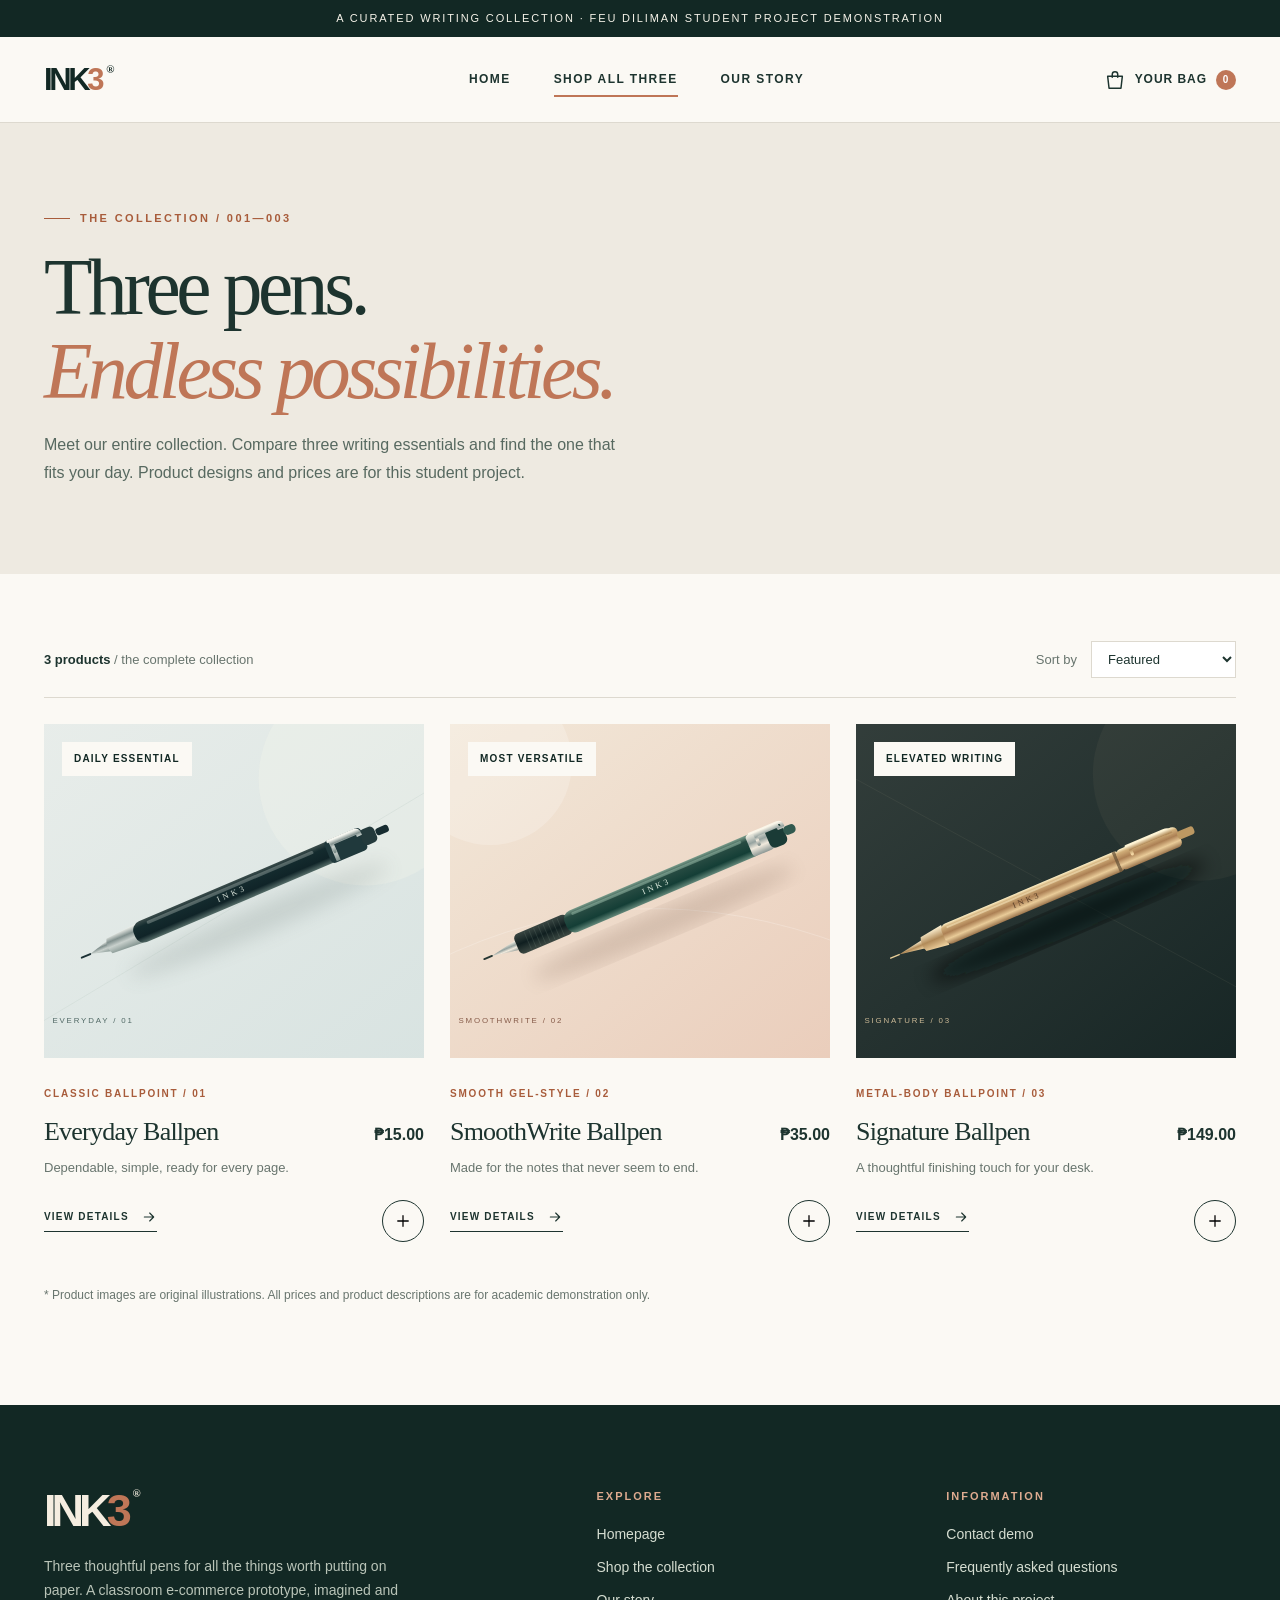
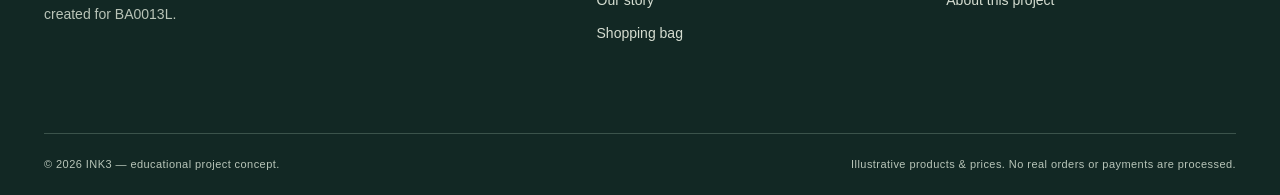
<file: shop.html>
<!doctype html><html lang="en"><head><meta charset="utf-8"><meta name="viewport" content="width=device-width, initial-scale=1"><meta name="description" content="Shop our three-piece ballpen collection: Everyday, SmoothWrite and Signature."><meta name="theme-color" content="#1d342f"><title>Shop All Three | INK3</title><link rel="icon" type="image/svg+xml" href="assets/favicon.svg"><link rel="stylesheet" href="styles.css"><script src="app.js" defer></script></head><body data-page="shop"><a class="skip-link" href="#main">Skip to main content</a>
<div class="announcement">A curated writing collection · FEU Diliman student project demonstration</div>
<header class="site-header"><div class="container header-inner">
<a class="wordmark" href="index.html" aria-label="INK3 home">INK<span>3</span><sup>®</sup></a>
<nav id="nav-links" class="nav-group" aria-label="Main navigation"><a href="index.html" >Home</a><a href="shop.html" aria-current="page">Shop all three</a><a href="about.html" >Our story</a></nav>
<div class="header-actions"><a class="cart-link" href="cart.html" ><svg aria-hidden="true" viewBox="0 0 24 24" fill="none" stroke="currentColor" stroke-width="1.6" stroke-linecap="round" stroke-linejoin="round"><path d="M4 8h16l-1.5 13h-13L4 8Z"/><path d="M9 9V6a3 3 0 0 1 6 0v3"/></svg><span class="cart-label">Your bag</span><span class="cart-count" data-cart-count aria-label="0 items in cart">0</span></a><button id="menu-toggle" class="menu-toggle" type="button" aria-label="Open navigation" aria-expanded="false" aria-controls="nav-links"><svg aria-hidden="true" viewBox="0 0 24 24" fill="none" stroke="currentColor" stroke-width="1.8" stroke-linecap="round"><path d="M3 7h18M3 12h18M3 17h18"/></svg></button></div>
</div></header><main id="main"><section class="page-intro"><div class="container"><span class="eyebrow">The collection / 001—003</span><h1 class="display">Three pens.<br><em>Endless possibilities.</em></h1><p>Meet our entire collection. Compare three writing essentials and find the one that fits your day. Product designs and prices are for this student project.</p></div></section><section class="container shop-content"><div class="shop-toolbar"><span><strong>3 products</strong> / the complete collection</span><label for="shop-sort">Sort by <select id="shop-sort" aria-label="Sort products"><option value="featured">Featured</option><option value="price-asc">Price: low to high</option><option value="price-desc">Price: high to low</option></select></label></div><div class="product-grid" data-product-grid></div><p class="shop-footnote">* Product images are original illustrations. All prices and product descriptions are for academic demonstration only.</p></section></main><footer class="site-footer"><div class="container"><div class="footer-main"><div class="footer-brand"><a href="index.html" class="wordmark" aria-label="INK3 home">INK<span>3</span><sup>®</sup></a><p>Three thoughtful pens for all the things worth putting on paper. A classroom e-commerce prototype, imagined and created for BA0013L.</p></div><div class="footer-links"><h3>Explore</h3><a href="index.html">Homepage</a><a href="shop.html">Shop the collection</a><a href="about.html">Our story</a><a href="cart.html">Shopping bag</a></div><div class="footer-links"><h3>Information</h3><a href="about.html#contact">Contact demo</a><a href="about.html#faq">Frequently asked questions</a><a href="about.html#project">About this project</a></div></div><div class="footer-bottom"><span>© <span data-year>2026</span> INK3 — educational project concept.</span><span>Illustrative products &amp; prices. No real orders or payments are processed.</span></div></div></footer><aside class="toast" id="toast" role="status" aria-live="polite"></aside></body></html>
</file>
<file: styles.css>
:root{
  --ink:#1d342f;--deep:#122824;--paper:#fbf9f4;--cream:#f2efe7;--sand:#e8e4da;--line:#ddd9cf;
  --muted:#68756e;--terra:#bf7657;--terra-dark:#a85c3b;--white:#fff;--focus:#b9643f;
  --radius:9px;--serif:Georgia,'Times New Roman',serif;--sans:'Avenir Next',Avenir,'Segoe UI',Arial,sans-serif;
  --shadow:0 16px 48px rgba(16,34,30,.09)
}
*{box-sizing:border-box}html{scroll-behavior:smooth}body{margin:0;background:var(--paper);font-family:var(--sans);color:var(--ink);font-size:16px;line-height:1.56;-webkit-font-smoothing:antialiased}
img{max-width:100%;display:block}button,input,textarea,select{font:inherit}button{cursor:pointer}a{color:inherit;text-decoration:none}p,h1,h2,h3,h4{margin:0}p{line-height:1.72}ul{margin:0;padding:0}li{list-style:none}::selection{background:#e9bf9b;color:var(--deep)}:focus-visible{outline:3px solid var(--focus);outline-offset:4px}
.container{max-width:1280px;padding-inline:44px;margin-inline:auto}.skip-link{position:absolute;left:10px;top:-70px;z-index:40;background:var(--deep);color:white;padding:12px 20px}.skip-link:focus{top:10px}
.announcement{background:var(--deep);color:#f5f2e8;font-size:11px;letter-spacing:.17em;text-align:center;text-transform:uppercase;padding:10px 16px}
.site-header{position:sticky;top:0;background:rgba(251,249,244,.96);z-index:30;border-bottom:1px solid var(--line);backdrop-filter:blur(18px)}.header-inner{display:flex;align-items:center;justify-content:space-between;gap:20px;min-height:85px}.wordmark{font-size:31px;line-height:1;letter-spacing:-.11em;font-weight:850;color:var(--deep)}.wordmark span{color:var(--terra);letter-spacing:-.07em}.wordmark sup{font-family:var(--serif);font-size:11px;vertical-align:top;letter-spacing:0;margin-left:4px}
.nav-group{display:flex;align-items:center;gap:43px;margin-left:55px}.nav-group a{font-size:12px;font-weight:700;letter-spacing:.12em;text-transform:uppercase;position:relative;padding-block:8px;white-space:nowrap}.nav-group a:after{content:"";position:absolute;bottom:0;left:0;right:100%;height:2px;background:var(--terra);transition:right .2s}.nav-group a:hover:after,.nav-group a[aria-current="page"]:after{right:0}.header-actions{display:flex;align-items:center;gap:12px}.cart-link{display:inline-flex;align-items:center;gap:9px;font-size:12px;font-weight:750;text-transform:uppercase;letter-spacing:.08em;padding:9px 0}.cart-link svg{height:22px;width:22px}.cart-count{background:var(--terra);color:#fff;font-size:10px;min-width:20px;height:20px;border-radius:50%;display:inline-grid;place-items:center;padding:0 4px}.menu-toggle{display:none;border:0;background:transparent;padding:6px;line-height:0}.menu-toggle svg{width:26px;height:26px}
.eyebrow{display:inline-flex;gap:10px;align-items:center;font-size:11px;letter-spacing:.22em;text-transform:uppercase;color:var(--terra-dark);font-weight:850}.eyebrow:before{content:"";width:26px;height:1px;background:currentColor}.dark-eyebrow{color:#f0bea0}.dark-eyebrow:before{background:#f0bea0}
.display{font-family:var(--serif);font-weight:400;letter-spacing:-.055em;line-height:1.06}.display em{font-weight:400;color:var(--terra);font-style:italic}.section-title{font-size:clamp(38px,4.2vw,64px)}.body-lead{font-size:17px;color:#53645c;max-width:570px}.small-muted{font-size:13px;color:var(--muted)}.line{width:53px;height:1px;background:var(--terra);margin-top:23px}.section{padding-block:105px}.section-heading{display:flex;align-items:end;justify-content:space-between;gap:30px;margin-bottom:40px}.section-heading .section-title{margin-top:17px}.text-link{font-weight:800;font-size:12px;text-transform:uppercase;letter-spacing:.12em;display:inline-flex;align-items:center;gap:12px;border-bottom:1px solid currentColor;padding-bottom:6px;white-space:nowrap}.text-link:hover{color:var(--terra-dark)}
.btn{appearance:none;border:1px solid transparent;display:inline-flex;align-items:center;justify-content:center;gap:11px;padding:15px 25px;min-height:51px;background:var(--deep);color:#fff;font-weight:750;font-size:12px;text-transform:uppercase;letter-spacing:.12em;transition:transform .18s,background .18s,color .18s,border-color .18s;text-align:center}.btn:hover{background:#305148;transform:translateY(-2px)}.btn-outline{background:transparent;border-color:var(--deep);color:var(--deep)}.btn-outline:hover{background:var(--deep);color:white}.btn-light{background:var(--paper);color:var(--deep)}.btn-light:hover{background:#e3ddd0}.btn-terra{background:var(--terra);color:white}.btn-terra:hover{background:var(--terra-dark)}.btn:disabled{opacity:.45;cursor:not-allowed;transform:none}.btn svg{height:17px;width:17px}.btn-block{width:100%}
/* Homepage hero */
.hero{background:#f0ece2;position:relative;overflow:hidden}.hero-inner{display:grid;grid-template-columns:49% 51%;min-height:655px;align-items:stretch}.hero-copy{padding:91px 50px 90px 0;display:flex;flex-direction:column;justify-content:center;position:relative;z-index:1}.hero h1{font-size:clamp(59px,6.8vw,104px);max-width:720px;margin:27px 0 23px}.hero-copy>p{max-width:445px;color:#627067;font-size:16px}.hero-buttons{display:flex;gap:13px;flex-wrap:wrap;margin-top:35px}.hero-meta{margin-top:77px;display:flex;gap:55px;align-items:center}.hero-meta strong{font-family:var(--serif);font-size:38px;line-height:1;font-weight:400;display:block}.hero-meta span{font-size:10px;letter-spacing:.17em;color:var(--muted);text-transform:uppercase}.hero-image{position:relative;overflow:hidden;min-height:540px}.hero-image img{width:100%;height:100%;object-fit:cover}.hero-image .hero-caption{position:absolute;bottom:33px;right:35px;padding:13px 17px;background:rgba(251,249,244,.9);backdrop-filter:blur(8px);font-size:10px;font-weight:750;letter-spacing:.18em;text-transform:uppercase}
.benefits{border-bottom:1px solid var(--line);background:#fbf9f4}.benefits-grid{display:grid;grid-template-columns:repeat(3,1fr)}.benefit{padding:29px 34px;border-right:1px solid var(--line);display:flex;gap:17px;align-items:center}.benefit:first-child{padding-left:0}.benefit:last-child{border:0;padding-right:0}.benefit-icon{color:var(--terra);width:32px;height:32px;flex:none}.benefit strong{font-size:12px;text-transform:uppercase;letter-spacing:.11em;display:block}.benefit span{font-size:12px;color:var(--muted)}
/* Product listing */
.product-grid{display:grid;grid-template-columns:repeat(3,minmax(0,1fr));gap:26px}.product-card{min-width:0}.product-visual{aspect-ratio:1.14;overflow:hidden;position:relative;background:var(--cream);display:block}.product-visual img{height:100%;width:100%;object-fit:cover;transition:transform .5s cubic-bezier(.2,.7,.2,1)}.product-visual:hover img{transform:scale(1.055)}.product-tag{position:absolute;top:18px;left:18px;font-size:10px;text-transform:uppercase;letter-spacing:.12em;font-weight:800;background:var(--paper);padding:9px 12px;color:var(--deep)}.product-card-content{padding-top:22px}.product-card-content .card-kicker{font-size:10px;letter-spacing:.18em;font-weight:800;color:var(--terra-dark);text-transform:uppercase}.card-title-row{display:flex;justify-content:space-between;gap:12px;align-items:baseline;margin-top:7px}.card-title-row h3{font-family:var(--serif);font-size:26px;font-weight:400;letter-spacing:-.03em}.product-price{font-size:16px;font-weight:750;white-space:nowrap}.product-card-content p{font-size:13px;color:var(--muted);margin-top:5px}.card-actions{display:flex;justify-content:space-between;align-items:center;margin-top:20px;gap:12px}.card-actions .text-link{font-size:10px}.quick-add{border:1px solid var(--ink);border-radius:100%;background:var(--paper);width:42px;height:42px;display:grid;place-items:center;transition:background .2s,color .2s}.quick-add:hover{background:var(--deep);color:#fff}.quick-add svg{width:18px;height:18px}
/* Editorial section */
.editorial{display:grid;grid-template-columns:1fr 1fr;background:#e8e6d9;min-height:505px}.editorial-art{background:#223b34;overflow:hidden;position:relative;display:flex;align-items:center;justify-content:center;padding:55px}.editorial-art:before{content:"";position:absolute;height:430px;width:430px;border:1px solid rgba(242,231,202,.26);border-radius:50%}.editorial-art:after{content:"";position:absolute;height:310px;width:310px;border:1px solid rgba(242,231,202,.2);border-radius:50%}.editorial-art blockquote{color:#e9dcc4;font-family:var(--serif);font-size:clamp(39px,4vw,60px);line-height:1.13;letter-spacing:-.04em;max-width:450px;position:relative;z-index:1;margin:0}.editorial-art blockquote em{color:#dda684}.editorial-copy{display:flex;flex-direction:column;justify-content:center;padding:85px clamp(40px,7vw,110px)}.editorial-copy h2{font-size:clamp(43px,4.4vw,67px);margin:24px 0}.editorial-copy p{max-width:465px;color:#5a6b61;margin-bottom:30px}
.quote-band{padding-block:64px;border-bottom:1px solid var(--line);text-align:center}.quote-band p{font-family:var(--serif);font-size:clamp(23px,3vw,40px);letter-spacing:-.04em;font-style:italic;line-height:1.35}.quote-band span{display:block;font-size:10px;letter-spacing:.19em;color:var(--muted);text-transform:uppercase;margin-top:18px}
/* Page tops */
.page-intro{background:#eeeae1;padding-block:79px 88px}.page-intro .display{font-size:clamp(54px,6.2vw,91px);margin-top:18px}.page-intro p{margin-top:18px;max-width:590px;color:#576960}.breadcrumbs{font-size:11px;color:#66766d;display:flex;gap:9px;align-items:center;margin-bottom:25px}.breadcrumbs a{text-decoration:underline;text-underline-offset:4px}.shop-toolbar{display:flex;justify-content:space-between;align-items:center;border-bottom:1px solid var(--line);margin-bottom:26px;padding-bottom:19px;font-size:13px;color:var(--muted)}.shop-toolbar strong{color:var(--ink)}.shop-toolbar label{display:flex;align-items:center;gap:14px}.shop-toolbar select{border:1px solid var(--line);padding:9px 12px;background:#fff;color:var(--ink);border-radius:0}.shop-content{padding-top:67px;padding-bottom:100px}.shop-footnote{margin-top:43px;font-size:12px;color:var(--muted)}
/* Product detail */
.product-detail{padding-top:68px;padding-bottom:104px}.detail-grid{display:grid;grid-template-columns:minmax(0,1.06fr) minmax(310px,.94fr);gap:clamp(36px,7vw,103px);align-items:center}.detail-visual{background:var(--cream);overflow:hidden;min-height:440px}.detail-visual img{width:100%;height:100%;object-fit:cover}.detail-copy h1{font-size:clamp(52px,5.5vw,78px);margin:18px 0}.detail-price{font-size:29px;font-weight:750}.detail-description{margin-top:20px;color:#5a6b61;max-width:460px}.detail-rule{border:0;border-top:1px solid var(--line);margin:32px 0}.meta-row{display:flex;justify-content:space-between;align-items:center;gap:20px;font-size:13px;padding-block:11px;border-bottom:1px solid var(--line)}.meta-row span{color:var(--muted)}.detail-buttons{display:flex;align-items:center;gap:15px;margin-top:29px}.stepper{display:inline-flex;border:1px solid var(--line);align-items:center;min-height:51px}.stepper button{border:none;background:transparent;width:44px;min-height:49px;display:grid;place-items:center;font-size:20px;color:var(--deep)}.stepper button:hover{background:var(--cream)}.stepper output{width:33px;text-align:center;font-size:14px;font-weight:750}.detail-note{font-size:12px;color:var(--muted);margin-top:19px}.spec-list{display:grid;grid-template-columns:1fr 1fr;gap:23px;margin-top:30px}.spec-list strong{font-size:11px;text-transform:uppercase;letter-spacing:.12em}.spec-list p{font-size:13px;color:var(--muted);margin-top:4px}.related-section{border-top:1px solid var(--line);padding-top:80px;padding-bottom:110px}
/* Cart and checkout */
.cart-layout{display:grid;grid-template-columns:minmax(0,1fr) 340px;gap:60px;padding-block:80px 110px;align-items:start}.cart-items{border-top:1px solid var(--line)}.cart-item{display:grid;grid-template-columns:140px 1fr auto;gap:22px;padding:25px 0;border-bottom:1px solid var(--line);align-items:center}.cart-item img{width:140px;height:123px;object-fit:cover}.cart-item h3{font-family:var(--serif);font-size:23px;font-weight:400}.cart-item p{font-size:12px;color:var(--muted);margin-top:5px}.cart-item .item-price{font-weight:750;font-size:15px;align-self:start;white-space:nowrap}.cart-item-controls{display:flex;align-items:center;gap:20px;margin-top:14px}.remove-btn{color:#a65b3d;background:none;border:none;text-decoration:underline;text-underline-offset:3px;font-size:12px;padding:3px}.cart-item .stepper{min-height:36px}.cart-item .stepper button{min-height:34px;width:33px}.cart-item .stepper output{width:26px}.summary{background:var(--cream);padding:31px;position:sticky;top:115px}.summary h2{font-family:var(--serif);font-size:30px;font-weight:400;margin-bottom:24px}.summary-row{display:flex;justify-content:space-between;align-items:center;gap:10px;padding:12px 0;font-size:13px}.summary-row.total{font-size:17px;font-weight:800;border-top:1px solid #cfc9be;margin-top:14px;padding-top:20px}.summary .btn{margin-top:23px}.summary-note{font-size:11px;color:var(--muted);margin-top:19px;line-height:1.65}.empty-state{padding:80px 22px;text-align:center;border:1px dashed var(--line);background:#f8f6f0}.empty-state svg{height:48px;width:48px;margin:auto;color:var(--terra)}.empty-state h2{font-family:var(--serif);font-weight:400;font-size:37px;margin:20px 0 10px}.empty-state p{color:var(--muted);max-width:430px;margin-inline:auto;margin-bottom:26px}.checkout-form{display:grid;gap:20px}.form-row{display:grid;grid-template-columns:1fr 1fr;gap:16px}.field{display:flex;flex-direction:column;gap:8px}.field label{font-size:11px;text-transform:uppercase;letter-spacing:.12em;font-weight:850}.field input,.field textarea,.field select{width:100%;background:#fff;border:1px solid #cbcfc7;padding:13px 15px;border-radius:0;color:var(--deep);min-height:49px}.field textarea{min-height:125px;resize:vertical}.field input:focus,.field textarea:focus{outline:2px solid #bc7a58;outline-offset:1px}.form-hint{font-size:11px;color:var(--muted)}.demo-alert{background:#f1eadb;border-left:3px solid var(--terra);padding:15px 18px;color:#605847;font-size:12px;line-height:1.65;margin-bottom:26px}.checkout-section-title{font-family:var(--serif);font-size:27px;font-weight:400;margin-bottom:16px}.checkout-section-title:not(:first-child){margin-top:22px}.payment-demo{display:flex;gap:13px;align-items:start;border:1px solid var(--line);padding:18px;background:#fff;margin-top:9px}.payment-demo strong{font-size:14px}.payment-demo p{font-size:12px;color:var(--muted);margin-top:4px}.success-panel{text-align:center;padding:80px 42px;background:var(--cream)}.success-panel .success-icon{width:70px;height:70px;background:var(--deep);border-radius:50%;display:grid;place-items:center;color:white;margin:0 auto 23px}.success-panel h2{font-size:clamp(36px,4vw,59px);margin-bottom:15px}.success-panel p{max-width:540px;margin:0 auto 18px;color:var(--muted)}
/* About and contact */
.about-grid{display:grid;grid-template-columns:.9fr 1.1fr;gap:90px;align-items:center;padding-block:100px}.about-grid h2{font-size:clamp(44px,5vw,73px);margin:18px 0 25px}.about-grid p{color:#596961;margin-bottom:17px}.about-art{background:var(--deep);min-height:495px;display:flex;align-items:center;justify-content:center;position:relative;overflow:hidden;padding:40px}.about-art::before,.about-art::after{content:"";position:absolute;width:430px;height:430px;border-radius:50%;border:1px solid #70847a;opacity:.4}.about-art:after{width:315px;height:315px}.about-art span{font-family:var(--serif);font-size:200px;color:#ebdcc1;letter-spacing:-.13em;line-height:1;z-index:1;transform:translateX(-10px)}.three-values{display:grid;grid-template-columns:repeat(3,1fr);gap:20px;padding-bottom:90px}.value-card{padding:32px;background:var(--cream)}.value-card span{font-family:var(--serif);font-size:40px;color:var(--terra)}.value-card h3{font-family:var(--serif);font-weight:400;font-size:26px;margin:16px 0 9px}.value-card p{font-size:13px;color:var(--muted)}.contact-block{background:#eae6dd;padding-block:90px}.contact-inner{display:grid;grid-template-columns:1fr 1fr;gap:100px}.contact-inner h2{font-size:clamp(42px,4.5vw,69px);margin:22px 0}.contact-inner p{max-width:460px;color:#5f6d64}.contact-card{background:var(--paper);padding:35px}.faq-section{padding-block:100px}.faq-grid{display:grid;grid-template-columns:.6fr 1fr;gap:70px}.faq-section h2{font-size:clamp(40px,4.2vw,60px);margin-top:18px}.faq-item{border-bottom:1px solid var(--line);padding:21px 0}.faq-item:first-child{border-top:1px solid var(--line)}.faq-item summary{font-weight:750;font-size:15px;cursor:pointer;list-style:none;display:flex;justify-content:space-between;align-items:center;gap:12px}.faq-item summary::-webkit-details-marker{display:none}.faq-item summary::after{content:"+";font-size:25px;font-weight:400}.faq-item[open] summary::after{content:"−"}.faq-item p{font-size:13px;color:var(--muted);margin-top:14px;padding-right:24px}
/* Footer and interactive messaging */
.site-footer{background:var(--deep);color:#f1ecdc;padding-top:83px}.footer-main{display:grid;grid-template-columns:1.7fr 1fr 1fr;gap:60px;padding-bottom:77px}.footer-brand .wordmark{color:#f5ede0;font-size:45px}.footer-brand p{max-width:370px;color:#b9c4b8;font-size:14px;margin-top:20px}.footer-links h3{font-size:11px;text-transform:uppercase;letter-spacing:.18em;color:#deab90;margin-bottom:19px}.footer-links a{display:block;font-size:14px;color:#d5ddd1;margin:11px 0}.footer-links a:hover{text-decoration:underline}.footer-bottom{border-top:1px solid #3b534b;padding-block:22px;display:flex;justify-content:space-between;gap:20px;color:#b8c5b9;font-size:11px;letter-spacing:.04em}.footer-bottom span:last-child{text-align:right}
.toast{position:fixed;z-index:60;right:28px;bottom:28px;max-width:390px;display:flex;align-items:center;gap:24px;background:var(--deep);color:#fff;padding:20px 22px;box-shadow:var(--shadow);opacity:0;pointer-events:none;transform:translateY(20px);transition:opacity .25s,transform .25s}.toast.show{opacity:1;pointer-events:auto;transform:translateY(0)}.toast strong{display:block;font-size:14px}.toast small{display:block;color:#c4d0c3;margin-top:4px}.toast a{font-size:12px;text-transform:uppercase;text-decoration:underline;letter-spacing:.08em;white-space:nowrap}.notice{margin-top:16px;color:#45715f;font-size:13px;display:none}.notice.active{display:block}
@media(max-width:980px){.container{padding-inline:27px}.nav-group{gap:24px;margin-left:10px}.hero-inner{grid-template-columns:51% 49%;min-height:575px}.hero h1{font-size:68px}.hero-copy{padding:64px 20px 64px 0}.hero-meta{margin-top:45px}.benefit{padding:24px 18px}.product-grid{gap:17px}.card-title-row h3{font-size:23px}.editorial-copy{padding:65px 47px}.cart-layout{grid-template-columns:minmax(0,1fr) 300px;gap:30px}.contact-inner{gap:45px}.about-grid{gap:42px}}
@media(max-width:720px){.container{padding-inline:20px}.announcement{font-size:9px;line-height:1.6}.header-inner{min-height:69px}.wordmark{font-size:30px}.menu-toggle{display:block}.nav-group{display:none;position:absolute;top:100%;left:0;right:0;margin:0;padding:14px 20px 22px;background:var(--paper);border-bottom:1px solid var(--line);flex-direction:column;align-items:stretch;gap:4px;box-shadow:0 12px 16px rgba(0,0,0,.06)}.nav-group.open{display:flex}.nav-group a{padding:12px 4px}.cart-link{gap:7px}.cart-label{display:none}.header-actions{gap:15px}.hero-inner{display:flex;flex-direction:column}.hero-copy{padding:59px 0 52px}.hero h1{font-size:clamp(56px,11vw,78px);margin:22px 0}.hero-copy>p{font-size:15px}.hero-meta{margin-top:44px;gap:35px}.hero-image{min-height:380px;max-height:460px}.hero-image img{aspect-ratio:1.3;object-fit:cover}.hero-image .hero-caption{bottom:20px;right:20px}.benefits-grid{grid-template-columns:1fr}.benefit{padding:19px 0;border-right:0;border-bottom:1px solid var(--line)}.benefit:last-child{border:0}.section{padding-block:68px}.section-heading{align-items:start;gap:20px;flex-direction:column;margin-bottom:28px}.section-title{font-size:46px}.product-grid{grid-template-columns:repeat(2,minmax(0,1fr));gap:28px 16px}.card-title-row{display:block}.card-title-row h3{font-size:22px}.card-title-row .product-price{display:block;margin-top:3px}.product-card-content{padding-top:13px}.product-card-content p{font-size:12px}.card-actions{margin-top:13px}.product-tag{font-size:9px;padding:7px;top:11px;left:11px}.editorial{grid-template-columns:1fr}.editorial-art{min-height:360px}.editorial-copy{padding:65px 25px}.quote-band{padding-block:46px}.page-intro{padding-block:55px}.page-intro .display{font-size:57px}.shop-content{padding-block:45px 75px}.detail-grid{grid-template-columns:1fr;gap:30px}.product-detail{padding-top:40px;padding-bottom:65px}.detail-visual{min-height:auto}.detail-copy h1{font-size:54px}.detail-buttons{flex-wrap:wrap}.related-section{padding-top:60px;padding-bottom:80px}.cart-layout{grid-template-columns:1fr;gap:35px;padding-block:50px 75px}.summary{position:static}.cart-item{grid-template-columns:100px 1fr auto;gap:14px}.cart-item img{width:100px;height:110px}.cart-item h3{font-size:19px}.cart-item-controls{gap:12px}.cart-item .item-price{font-size:13px}.about-grid{grid-template-columns:1fr;padding-block:64px;gap:35px}.about-art{min-height:310px;order:-1}.about-art span{font-size:150px}.three-values{grid-template-columns:1fr;padding-bottom:60px}.contact-inner{grid-template-columns:1fr;gap:35px}.contact-block{padding-block:65px}.contact-card{padding:25px}.faq-section{padding-block:75px}.faq-grid{grid-template-columns:1fr;gap:32px}.footer-main{grid-template-columns:1fr 1fr;gap:37px;padding-bottom:55px}.footer-brand{grid-column:span 2}.site-footer{padding-top:60px}.footer-bottom{flex-direction:column;gap:7px}.footer-bottom span:last-child{text-align:left}}
@media(max-width:430px){.hero h1{font-size:53px}.hero-buttons{flex-direction:column;align-items:stretch}.hero-meta strong{font-size:32px}.product-grid{grid-template-columns:1fr}.product-visual{aspect-ratio:1.24}.card-title-row{display:flex}.card-title-row h3{font-size:24px}.detail-copy h1{font-size:46px}.cart-item{grid-template-columns:84px 1fr;align-items:start}.cart-item img{width:84px;height:96px}.cart-item .item-price{grid-column:2;grid-row:2}.cart-item-controls{flex-wrap:wrap}.form-row{grid-template-columns:1fr}.summary{padding:25px}.toast{left:14px;right:14px;bottom:14px;max-width:none}}
@media(prefers-reduced-motion:reduce){*,*:before,*:after{scroll-behavior:auto!important;transition:none!important;animation:none!important}}
.text-link svg{width:16px;height:16px;flex:none}
</file>
